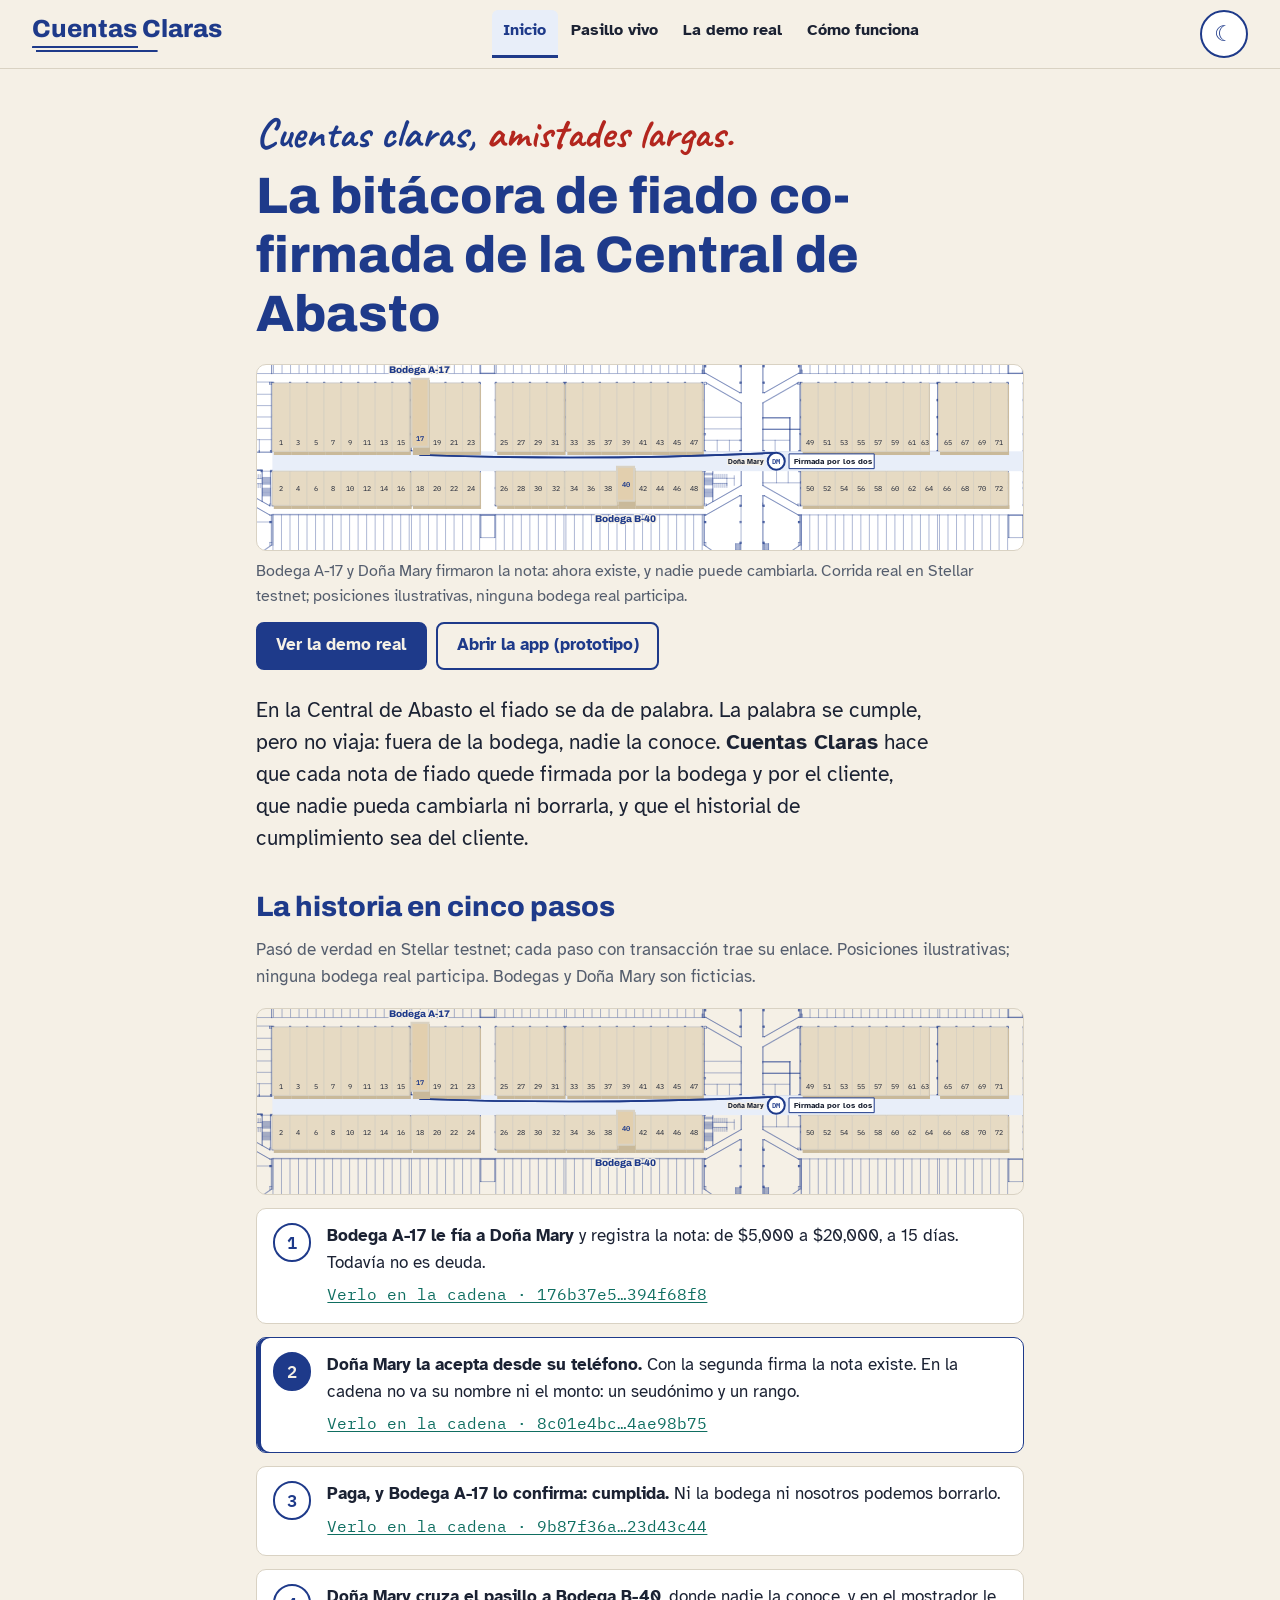
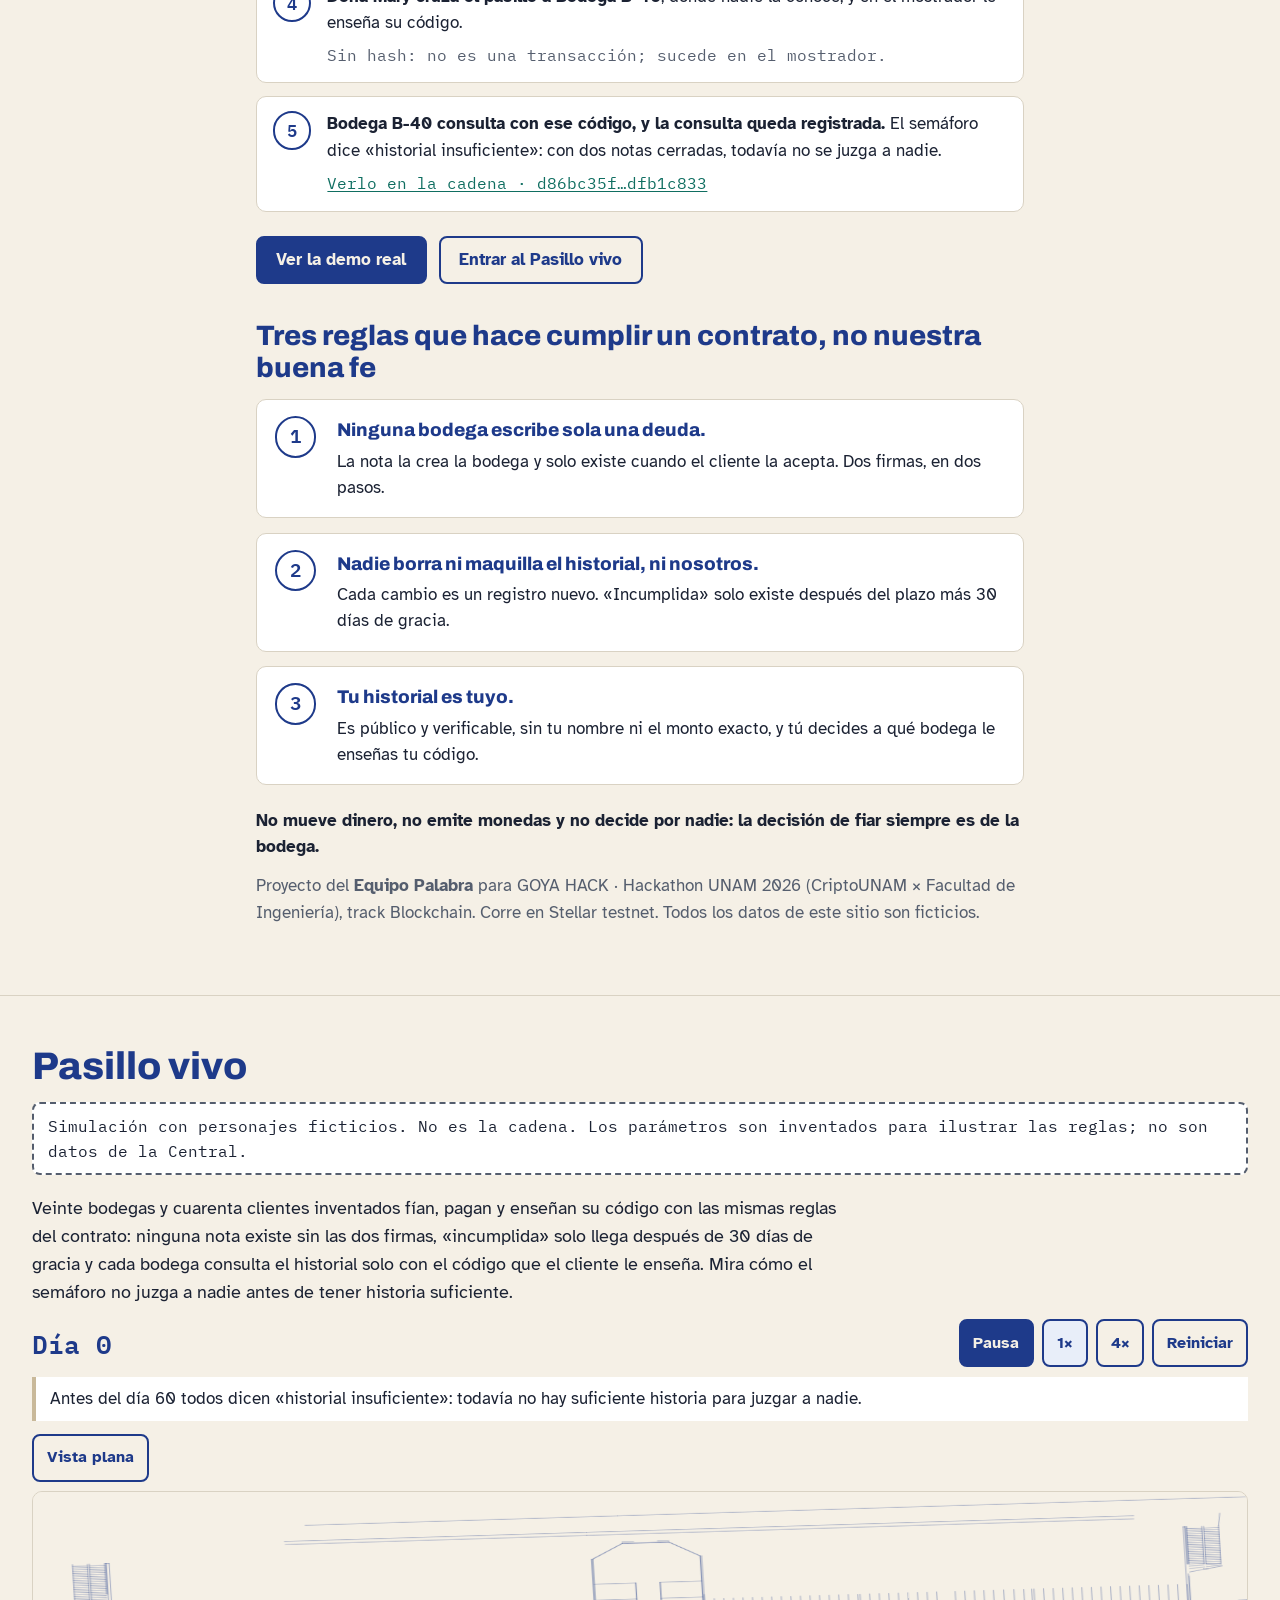
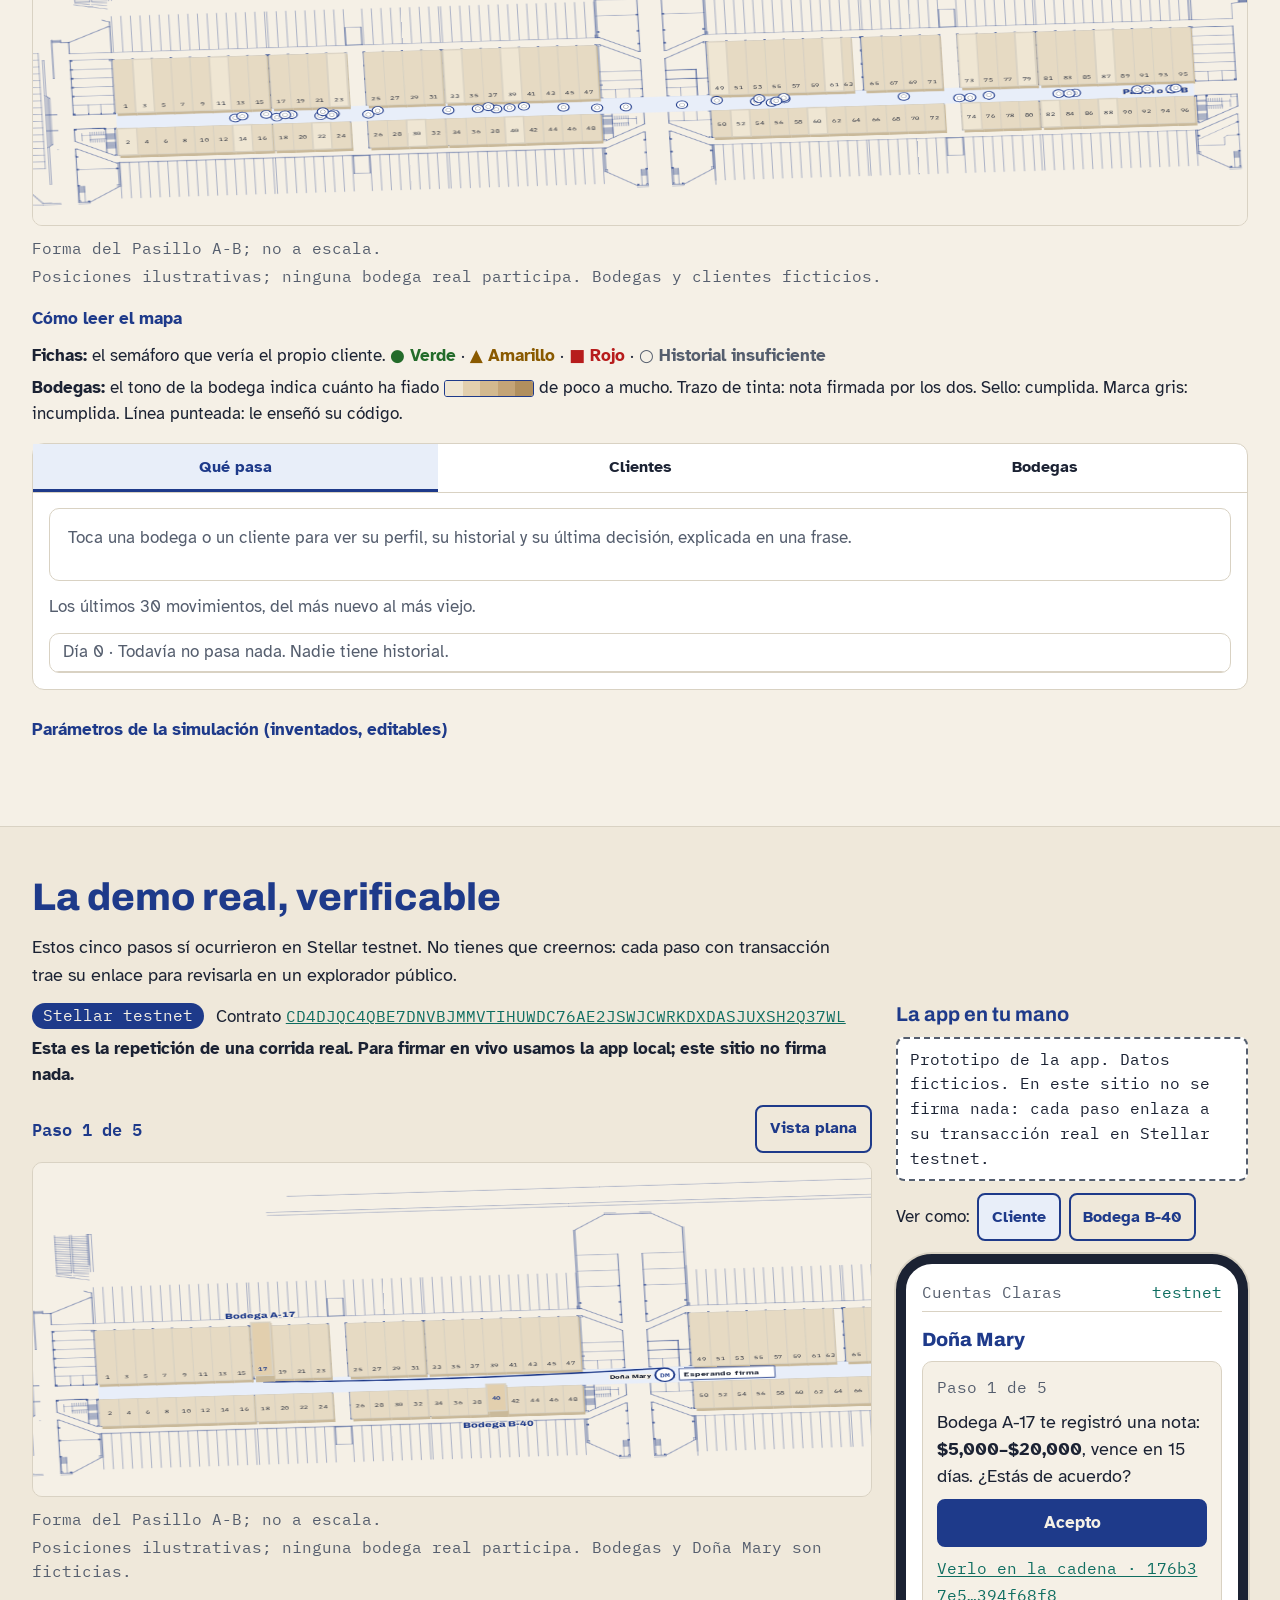
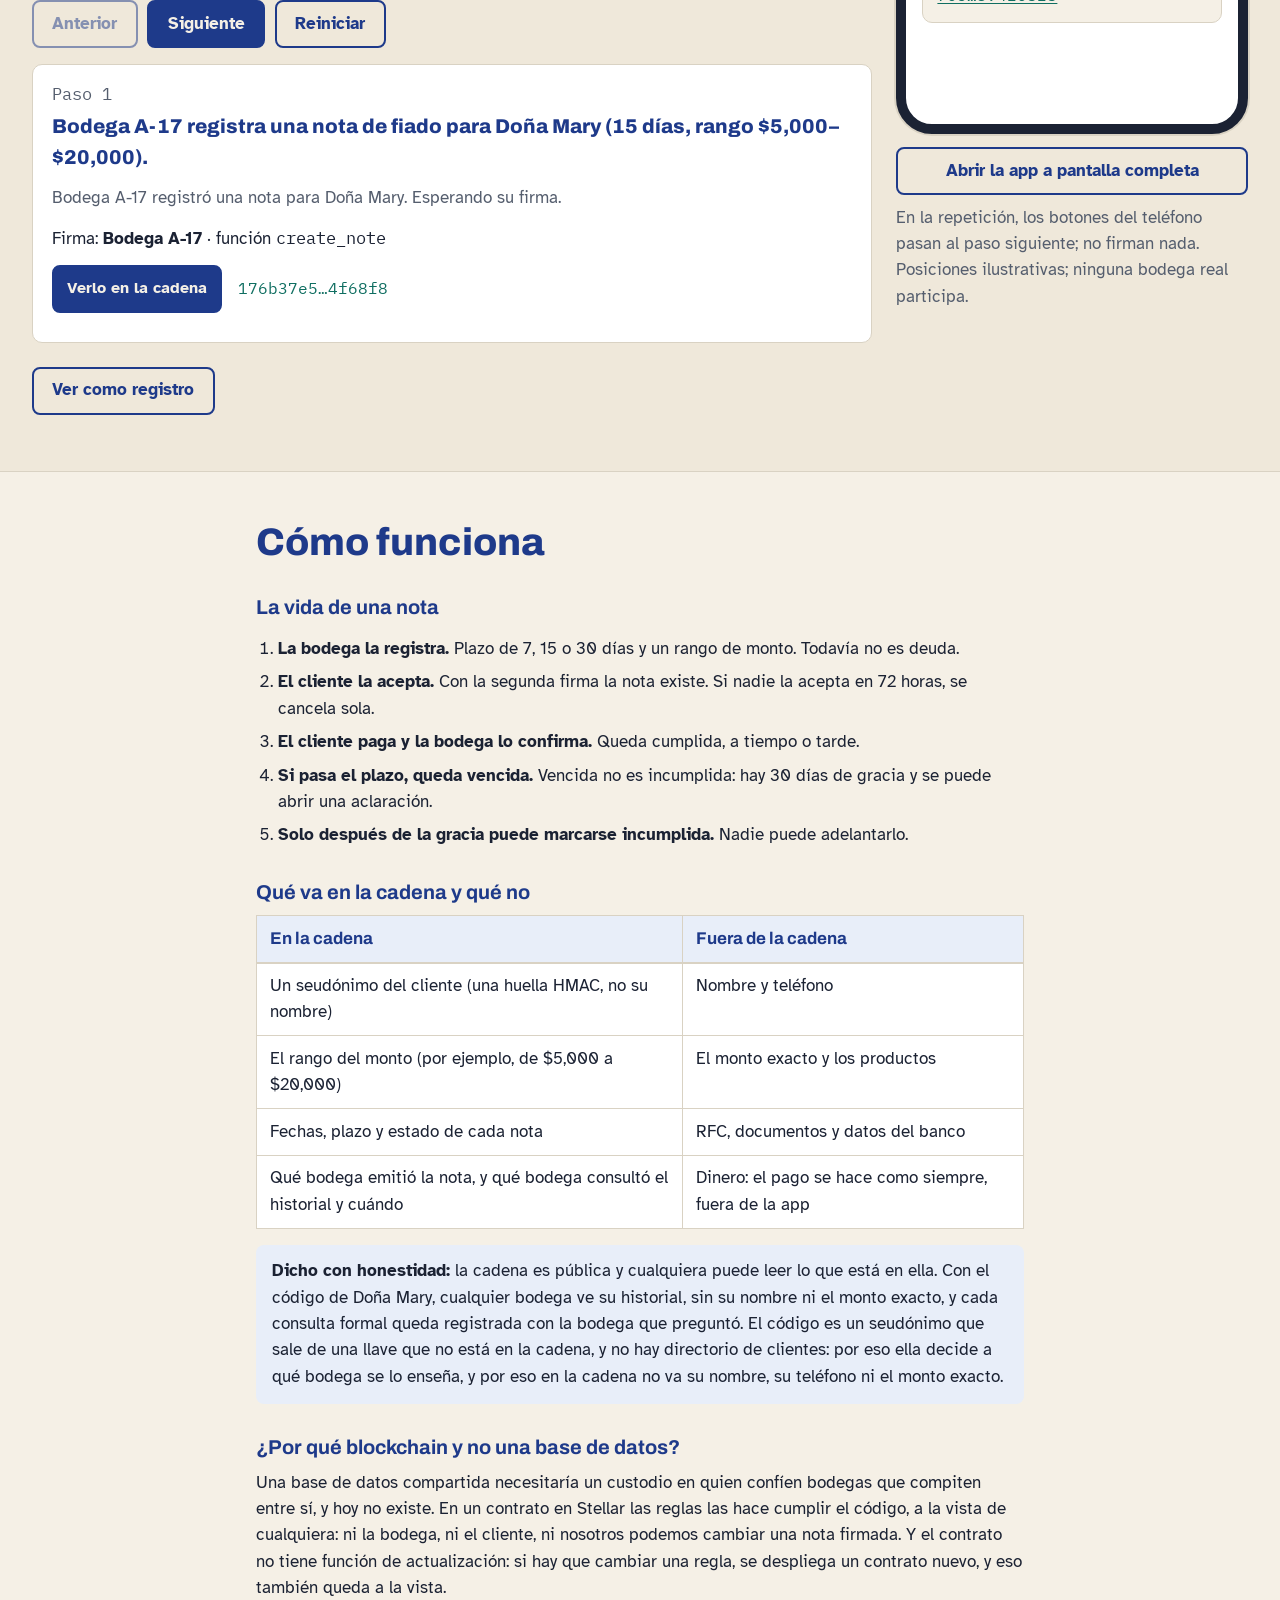
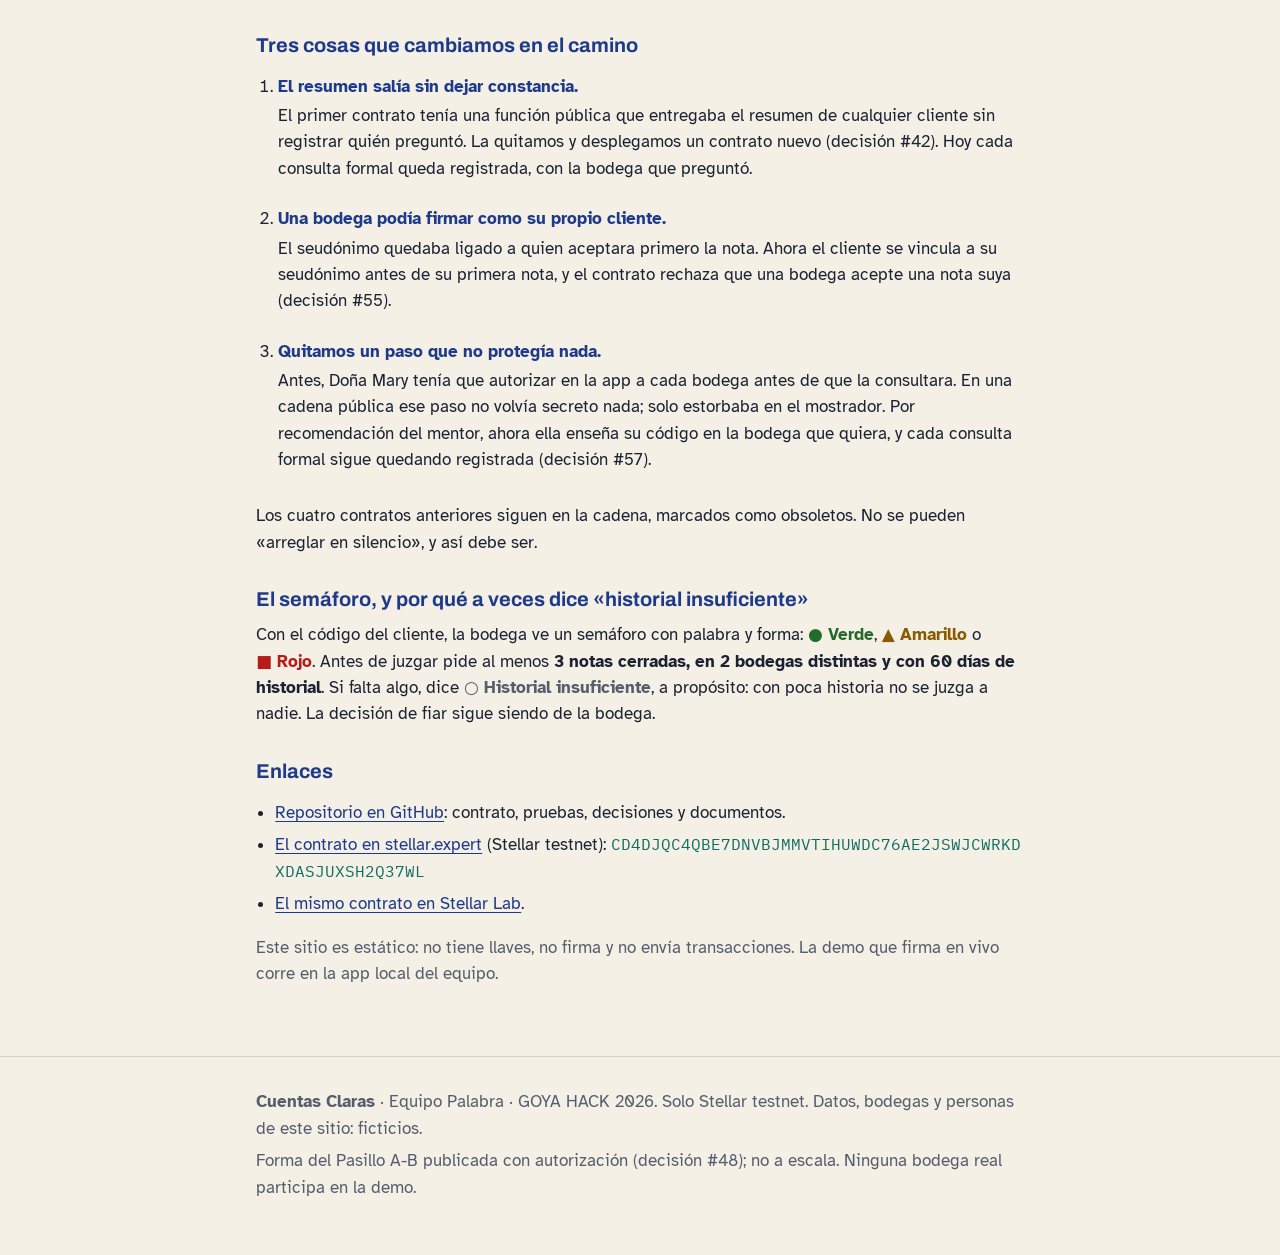
<file: web/index.html>
<!doctype html>
<html lang="es-MX">
<head>
  <meta charset="utf-8">
  <meta name="viewport" content="width=device-width, initial-scale=1">
  <title>Cuentas Claras · fiado de palabra, firmado por los dos</title>
  <meta name="description" content="Cuentas Claras: la bitácora de fiado co-firmada de la Central de Abasto, en Stellar testnet. Proyecto del Equipo Palabra para GOYA HACK 2026.">
  <meta name="theme-color" content="#1E3A8A">
  <meta name="color-scheme" content="light dark">
  <script src="tema-inicial.js"></script>
  <link rel="preconnect" href="https://fonts.googleapis.com">
  <link rel="preconnect" href="https://fonts.gstatic.com" crossorigin>
  <link rel="stylesheet" href="https://fonts.googleapis.com/css2?family=Archivo:wght@700;800&family=Atkinson+Hyperlegible:ital,wght@0,400;0,700;1,400&family=Caveat:wght@700&family=IBM+Plex+Mono:wght@400;600&display=swap">
  <link rel="stylesheet" href="estilos.css">
</head>
<body>
  <a class="saltar" href="#contenido">Saltar al contenido</a>
  <header class="encabezado">
    <div class="encabezado-dentro">
      <a class="marca" href="#inicio" aria-label="Cuentas Claras, inicio">
        <span class="logotipo">Cuentas Claras</span>
        <span class="trazos" aria-hidden="true"></span>
      </a>
      <button type="button" class="interruptor-tema" aria-pressed="false" aria-label="Tema oscuro" title="Tema oscuro">
        <span class="icono-tema" aria-hidden="true">☾</span>
      </button>
      <nav class="navegacion" aria-label="Secciones">
        <a href="#inicio" data-seccion="inicio">Inicio</a>
        <a href="#pasillo-vivo" data-seccion="pasillo-vivo">Pasillo vivo</a>
        <a href="#demo-real" data-seccion="demo-real">La demo real</a>
        <a href="#como-funciona" data-seccion="como-funciona">Cómo funciona</a>
      </nav>
    </div>
  </header>

  <main id="contenido" tabindex="-1">

    <!-- 1. Inicio -->
    <section id="inicio" class="seccion seccion-inicio" aria-labelledby="t-inicio">
      <div class="dentro">
        <p class="refran"><span class="refran-uno">Cuentas claras,</span> <span class="refran-dos">amistades largas.</span></p>
        <h1 id="t-inicio">La bitácora de fiado co-firmada de la Central de Abasto</h1>
        <figure class="portada-producto">
          <div id="portada-mapa" class="portada-mapa" aria-hidden="true"></div>
          <figcaption>Bodega A-17 y Doña Mary firmaron la nota: ahora existe, y nadie puede cambiarla. Corrida real en Stellar testnet; posiciones ilustrativas, ninguna bodega real participa.</figcaption>
          <p class="portada-accion"><a class="boton boton-primario" href="#demo-real">Ver la demo real</a> <a class="boton boton-secundario" href="app.html">Abrir la app (prototipo)</a></p>
        </figure>
        <p class="entrada">En la Central de Abasto el fiado se da de palabra. La palabra se cumple, pero no viaja: fuera de la bodega, nadie la conoce. <strong>Cuentas Claras</strong> hace que cada nota de fiado quede firmada por la bodega y por el cliente, que nadie pueda cambiarla ni borrarla, y que el historial de cumplimiento sea del cliente.</p>


        <section class="historia" aria-labelledby="t-historia">
          <h2 id="t-historia">La historia en cinco pasos</h2>
          <p class="apoyo">Pasó de verdad en Stellar testnet; cada paso con transacción trae su enlace. Posiciones ilustrativas; ninguna bodega real participa. Bodegas y Doña Mary son ficticias.</p>
          <div id="historia-mapa" class="historia-mapa" aria-hidden="true"></div>
          <ol class="historia-pasos">
            <li class="historia-paso" data-paso="1">
              <p class="historia-num" aria-hidden="true">1</p>
              <div>
                <p><strong>Bodega A-17 le fía a Doña Mary</strong> y registra la nota: de $5,000 a $20,000, a 15 días. Todavía no es deuda.</p>
                <p class="historia-cadena"><a class="hash" href="https://stellar.expert/explorer/testnet/tx/176b37e5fba26bc0993e1bfe758468d54f7423a74e88c8aea12aaa0d394f68f8" target="_blank" rel="noopener noreferrer">Verlo en la cadena · 176b37e5…394f68f8</a></p>
              </div>
            </li>
            <li class="historia-paso" data-paso="2">
              <p class="historia-num" aria-hidden="true">2</p>
              <div>
                <p><strong>Doña Mary la acepta desde su teléfono.</strong> Con la segunda firma la nota existe. En la cadena no va su nombre ni el monto: un seudónimo y un rango.</p>
                <p class="historia-cadena"><a class="hash" href="https://stellar.expert/explorer/testnet/tx/8c01e4bcaef1965ded6ed07404d542128c6d13267e860c58c26834ad4ae98b75" target="_blank" rel="noopener noreferrer">Verlo en la cadena · 8c01e4bc…4ae98b75</a></p>
              </div>
            </li>
            <li class="historia-paso" data-paso="3">
              <p class="historia-num" aria-hidden="true">3</p>
              <div>
                <p><strong>Paga, y Bodega A-17 lo confirma: cumplida.</strong> Ni la bodega ni nosotros podemos borrarlo.</p>
                <p class="historia-cadena"><a class="hash" href="https://stellar.expert/explorer/testnet/tx/9b87f36a4d3d2f283ebcc930ac4ac587a1ae10116e98615f8b1b43c123d43c44" target="_blank" rel="noopener noreferrer">Verlo en la cadena · 9b87f36a…23d43c44</a></p>
              </div>
            </li>
            <li class="historia-paso" data-paso="4">
              <p class="historia-num" aria-hidden="true">4</p>
              <div>
                <p><strong>Doña Mary cruza el pasillo a Bodega B-40</strong>, donde nadie la conoce, y en el mostrador le enseña su código.</p>
                <p class="historia-cadena tel-sin-hash">Sin hash: no es una transacción; sucede en el mostrador.</p>
              </div>
            </li>
            <li class="historia-paso" data-paso="5">
              <p class="historia-num" aria-hidden="true">5</p>
              <div>
                <p><strong>Bodega B-40 consulta con ese código, y la consulta queda registrada.</strong> El semáforo dice «historial insuficiente»: con dos notas cerradas, todavía no se juzga a nadie.</p>
                <p class="historia-cadena"><a class="hash" href="https://stellar.expert/explorer/testnet/tx/d86bc35f5e49dad92d095ab502bf3db3887f15ce59fbc2c5453eae47dfb1c833" target="_blank" rel="noopener noreferrer">Verlo en la cadena · d86bc35f…dfb1c833</a></p>
              </div>
            </li>
          </ol>
          <div class="llamadas">
            <a class="boton boton-primario" href="#demo-real">Ver la demo real</a>
            <a class="boton boton-secundario" href="#pasillo-vivo">Entrar al Pasillo vivo</a>
          </div>
        </section>

        <h2>Tres reglas que hace cumplir un contrato, no nuestra buena fe</h2>
        <ol class="reglas">
          <li class="regla">
            <span class="regla-num" aria-hidden="true">1</span>
            <div>
              <p class="regla-titulo">Ninguna bodega escribe sola una deuda.</p>
              <p>La nota la crea la bodega y solo existe cuando el cliente la acepta. Dos firmas, en dos pasos.</p>
            </div>
          </li>
          <li class="regla">
            <span class="regla-num" aria-hidden="true">2</span>
            <div>
              <p class="regla-titulo">Nadie borra ni maquilla el historial, ni nosotros.</p>
              <p>Cada cambio es un registro nuevo. «Incumplida» solo existe después del plazo más 30 días de gracia.</p>
            </div>
          </li>
          <li class="regla">
            <span class="regla-num" aria-hidden="true">3</span>
            <div>
              <p class="regla-titulo">Tu historial es tuyo.</p>
              <p>Es público y verificable, sin tu nombre ni el monto exacto, y tú decides a qué bodega le enseñas tu código.</p>
            </div>
          </li>
        </ol>

        <p class="no-es">No mueve dinero, no emite monedas y no decide por nadie: la decisión de fiar siempre es de la bodega.</p>

        <p class="pie-inicio">Proyecto del <strong>Equipo Palabra</strong> para GOYA HACK · Hackathon UNAM 2026 (CriptoUNAM × Facultad de Ingeniería), track Blockchain. Corre en Stellar testnet. Todos los datos de este sitio son ficticios.</p>
      </div>
    </section>

    <!-- 2. Pasillo vivo -->
    <section id="pasillo-vivo" class="seccion" aria-labelledby="t-pasillo">
      <div class="dentro dentro-ancho">
        <h2 id="t-pasillo" class="titulo-seccion">Pasillo vivo</h2>
        <p class="rotulo-simulacion" role="note">Simulación con personajes ficticios. No es la cadena. Los parámetros son inventados para ilustrar las reglas; no son datos de la Central.</p>
        <p class="entrada-seccion">Veinte bodegas y cuarenta clientes inventados fían, pagan y enseñan su código con las mismas reglas del contrato: ninguna nota existe sin las dos firmas, «incumplida» solo llega después de 30 días de gracia y cada bodega consulta el historial solo con el código que el cliente le enseña. Mira cómo el semáforo no juzga a nadie antes de tener historia suficiente.</p>
        <div id="montaje-pasillo" class="montaje">
          <p class="cargando">Preparando el pasillo…</p>
        </div>
      </div>
    </section>

    <!-- 3. La demo real, verificable -->
    <section id="demo-real" class="seccion seccion-alterna" aria-labelledby="t-demo">
      <div class="dentro dentro-ancho">
        <h2 id="t-demo" class="titulo-seccion">La demo real, verificable</h2>
        <p class="entrada-seccion">Estos cinco pasos sí ocurrieron en Stellar testnet. No tienes que creernos: cada paso con transacción trae su enlace para revisarla en un explorador público.</p>
        <div class="demo-rejilla">
          <div id="montaje-demo" class="montaje">
            <p class="cargando">Cargando la corrida real…</p>
            <noscript><p class="apoyo">El mapa necesita JavaScript. Los cinco pasos se leen completos en «La app en tu mano».</p></noscript>
          </div>

          <aside class="app-en-mano" aria-labelledby="t-app">
            <h3 id="t-app">La app en tu mano</h3>
            <p class="letrero-prototipo" role="note">Prototipo de la app. Datos ficticios. En este sitio no se firma nada: cada paso enlaza a su transacción real en Stellar testnet.</p>
            <div class="ver-como" role="group" aria-label="Ver como">
              <span>Ver como:</span>
              <button type="button" class="boton boton-secundario boton-chico" data-ver="cliente" aria-pressed="true">Cliente</button>
              <button type="button" class="boton boton-secundario boton-chico" data-ver="bodega" aria-pressed="false">Bodega B-40</button>
            </div>
            <div class="telefono">
              <p class="tel-barra"><span>Cuentas Claras</span><span class="tel-red">testnet</span></p>
              <div class="tel-vista" data-vista="cliente">
              <p class="tel-quien">Doña Mary</p>
              <ol class="tel-pantallas" aria-label="Pantallas de Doña Mary">
              <li class="tel-pantalla" data-paso="1">
                <p class="tel-paso">Paso 1 de 5</p>
                <p class="tel-aviso">Bodega A-17 te registró una nota: <strong>$5,000–$20,000</strong>, vence en 15 días. ¿Estás de acuerdo?</p>
                <p class="tel-acciones"><button type="button" class="boton boton-primario tel-avanza" data-a="2">Acepto</button></p>
                <p class="tel-cadena"><a class="hash" href="https://stellar.expert/explorer/testnet/tx/176b37e5fba26bc0993e1bfe758468d54f7423a74e88c8aea12aaa0d394f68f8" target="_blank" rel="noopener noreferrer" data-hash="176b37e5fba26bc0993e1bfe758468d54f7423a74e88c8aea12aaa0d394f68f8">Verlo en la cadena · 176b37e5…394f68f8</a></p>
              </li>
              <li class="tel-pantalla" data-paso="2">
                <p class="tel-paso">Paso 2 de 5</p>
                <p class="tel-titulo">Firmada por los dos</p>
                <p>Tu firma y la de Bodega A-17. Desde ahora nadie puede cambiar ni borrar esta nota, ni nosotros. En la cadena no va tu nombre ni el monto: un seudónimo y un rango.</p>
                <p class="tel-cadena"><a class="hash" href="https://stellar.expert/explorer/testnet/tx/8c01e4bcaef1965ded6ed07404d542128c6d13267e860c58c26834ad4ae98b75" target="_blank" rel="noopener noreferrer" data-hash="8c01e4bcaef1965ded6ed07404d542128c6d13267e860c58c26834ad4ae98b75">Verlo en la cadena · 8c01e4bc…4ae98b75</a></p>
              </li>
              <li class="tel-pantalla" data-paso="3">
                <p class="tel-paso">Paso 3 de 5</p>
                <p class="tel-sello" aria-label="Sello: cumplida">CUMPLIDA</p>
                <p class="tel-titulo">Cumpliste tu palabra: queda firmado a tu favor.</p>
                <p>Bodega A-17 confirmó tu pago.</p>
                <p class="tel-acciones"><button type="button" class="boton boton-secundario tel-avanza" data-a="4">Enseñar mi código en Bodega B-40</button></p>
                <p class="tel-cadena"><a class="hash" href="https://stellar.expert/explorer/testnet/tx/9b87f36a4d3d2f283ebcc930ac4ac587a1ae10116e98615f8b1b43c123d43c44" target="_blank" rel="noopener noreferrer" data-hash="9b87f36a4d3d2f283ebcc930ac4ac587a1ae10116e98615f8b1b43c123d43c44">Verlo en la cadena · 9b87f36a…23d43c44</a></p>
              </li>
              <li class="tel-pantalla" data-paso="4">
                <p class="tel-paso">Paso 4 de 5</p>
                <p class="tel-titulo">Enseñaste tu código a Bodega B-40.</p>
                <p class="tel-codigo mono">fe1b5cfb…</p>
                <p>Con él ve tu historial, sin tu nombre ni tus montos exactos. Tú decides a qué bodega se lo enseñas.</p>
                <p class="tel-sin-hash">Sin hash: no es una transacción; sucede en el mostrador.</p>
              </li>
              <li class="tel-pantalla" data-paso="5">
                <p class="tel-paso">Paso 5 de 5</p>
                <p class="tel-titulo">Bodega B-40 consultó tu historial. Quedó registrado.</p>
                <p>Cada consulta deja constancia en la cadena, con la bodega que preguntó.</p>
                <p class="tel-cadena"><a class="hash" href="https://stellar.expert/explorer/testnet/tx/d86bc35f5e49dad92d095ab502bf3db3887f15ce59fbc2c5453eae47dfb1c833" target="_blank" rel="noopener noreferrer" data-hash="d86bc35f5e49dad92d095ab502bf3db3887f15ce59fbc2c5453eae47dfb1c833">Verlo en la cadena · d86bc35f…dfb1c833</a></p>
              </li>
              </ol>
              </div>
              <div class="tel-vista" data-vista="bodega">
              <p class="tel-quien">Bodega B-40</p>
              <ol class="tel-pantallas" aria-label="Pantallas de Bodega B-40">
              <li class="tel-pantalla" data-paso="1">
                <p class="tel-paso">Paso 1 de 5</p>
                <p>Todavía nada para Bodega B-40: la nota es entre Bodega A-17 y Doña Mary.</p>
              </li>
              <li class="tel-pantalla" data-paso="2">
                <p class="tel-paso">Paso 2 de 5</p>
                <p>Bodega B-40 no conoce a Doña Mary ni ve su nota.</p>
              </li>
              <li class="tel-pantalla" data-paso="3">
                <p class="tel-paso">Paso 3 de 5</p>
                <p>Doña Mary cumplió con Bodega A-17. Bodega B-40 todavía no lo sabe.</p>
              </li>
              <li class="tel-pantalla" data-paso="4">
                <p class="tel-paso">Paso 4 de 5</p>
                <p class="tel-titulo">Doña Mary te enseñó su código.</p>
                <p class="tel-codigo mono">fe1b5cfb…</p>
                <p>Con él puedes consultar su historial, sin su nombre ni el monto exacto.</p>
                <p class="tel-sin-hash">Sin hash: no es una transacción; sucede en el mostrador.</p>
              </li>
              <li class="tel-pantalla" data-paso="5">
                <p class="tel-paso">Paso 5 de 5</p>
                <p class="tel-titulo">Historial de Doña Mary</p>
                <p class="sem sem-insuficiente tel-semaforo">○ Historial insuficiente</p>
                <ul class="condiciones">
                  <li>✗ <span class="lector">No se cumple: </span>3 notas cerradas (tiene 2)</li>
                  <li>✓ <span class="lector">Se cumple: </span>2 bodegas distintas (tiene 2)</li>
                  <li>✗ <span class="lector">No se cumple: </span>60 días de historial (sus notas son de esta semana)</li>
                </ul>
                <p>La decisión de fiar es tuya. Esta consulta quedó registrada en la cadena, con la bodega que preguntó.</p>
                <p class="tel-cadena"><a class="hash" href="https://stellar.expert/explorer/testnet/tx/d86bc35f5e49dad92d095ab502bf3db3887f15ce59fbc2c5453eae47dfb1c833" target="_blank" rel="noopener noreferrer" data-hash="d86bc35f5e49dad92d095ab502bf3db3887f15ce59fbc2c5453eae47dfb1c833">Verlo en la cadena · d86bc35f…dfb1c833</a></p>
              </li>
              </ol>
              </div>
            </div>
            <p class="tel-abrir"><a class="boton boton-secundario" href="app.html">Abrir la app a pantalla completa</a></p>
            <p class="tel-pie apoyo">En la repetición, los botones del teléfono pasan al paso siguiente; no firman nada. Posiciones ilustrativas; ninguna bodega real participa.</p>
          </aside>
        </div>
        <div class="registro-marco">
          <button type="button" class="boton boton-secundario ver-registro" aria-expanded="false" aria-controls="registro" hidden>Ver como registro</button>
          <div id="registro" class="registro">
            <table class="tabla registro-tabla">
              <caption>Los cinco pasos como renglones del libro: el seudónimo de Doña Mary (nunca su nombre), el rango, el hash y el sello.</caption>
              <thead><tr><th scope="col">Paso</th><th scope="col">Qué pasó</th><th scope="col">Seudónimo</th><th scope="col">Rango</th><th scope="col">Hash</th><th scope="col">Sello</th></tr></thead>
              <tbody>
              <tr data-paso="1"><td data-col="Paso" class="mono">1</td><td data-col="Qué pasó">Bodega A-17 registra la nota</td><td data-col="Seudónimo" class="hash">fe1b5cfb1b99ba1b…</td><td data-col="Rango">$5k–$20k</td><td data-col="Hash"><a class="hash" href="https://stellar.expert/explorer/testnet/tx/176b37e5fba26bc0993e1bfe758468d54f7423a74e88c8aea12aaa0d394f68f8" target="_blank" rel="noopener noreferrer">176b37e5…394f68f8</a></td><td data-col="Sello">—</td></tr>
              <tr data-paso="2"><td data-col="Paso" class="mono">2</td><td data-col="Qué pasó">Doña Mary la acepta</td><td data-col="Seudónimo" class="hash">fe1b5cfb1b99ba1b…</td><td data-col="Rango">$5k–$20k</td><td data-col="Hash"><a class="hash" href="https://stellar.expert/explorer/testnet/tx/8c01e4bcaef1965ded6ed07404d542128c6d13267e860c58c26834ad4ae98b75" target="_blank" rel="noopener noreferrer">8c01e4bc…4ae98b75</a></td><td data-col="Sello">—</td></tr>
              <tr data-paso="3"><td data-col="Paso" class="mono">3</td><td data-col="Qué pasó">Bodega A-17 confirma el pago</td><td data-col="Seudónimo" class="hash">fe1b5cfb1b99ba1b…</td><td data-col="Rango">$5k–$20k</td><td data-col="Hash"><a class="hash" href="https://stellar.expert/explorer/testnet/tx/9b87f36a4d3d2f283ebcc930ac4ac587a1ae10116e98615f8b1b43c123d43c44" target="_blank" rel="noopener noreferrer">9b87f36a…23d43c44</a></td><td data-col="Sello"><span class="registro-sello">CUMPLIDA</span></td></tr>
              <tr data-paso="4"><td data-col="Paso" class="mono">4</td><td data-col="Qué pasó">Doña Mary le enseña su código a Bodega B-40, en el mostrador</td><td data-col="Seudónimo" class="hash">fe1b5cfb1b99ba1b…</td><td data-col="Rango">—</td><td data-col="Hash"><span class="tel-sin-hash">sin transacción</span></td><td data-col="Sello">—</td></tr>
              <tr data-paso="5"><td data-col="Paso" class="mono">5</td><td data-col="Qué pasó">Bodega B-40 consulta con ese código</td><td data-col="Seudónimo" class="hash">fe1b5cfb1b99ba1b…</td><td data-col="Rango">máx. $5k–$20k</td><td data-col="Hash"><a class="hash" href="https://stellar.expert/explorer/testnet/tx/d86bc35f5e49dad92d095ab502bf3db3887f15ce59fbc2c5453eae47dfb1c833" target="_blank" rel="noopener noreferrer">d86bc35f…dfb1c833</a></td><td data-col="Sello">—</td></tr>
              </tbody>
            </table>
          </div>
        </div>
      </div>
    </section>

    <!-- 4. Cómo funciona -->
    <section id="como-funciona" class="seccion" aria-labelledby="t-como">
      <div class="dentro">
        <h2 id="t-como" class="titulo-seccion">Cómo funciona</h2>

        <h3>La vida de una nota</h3>
        <ol class="ciclo">
          <li><strong>La bodega la registra.</strong> Plazo de 7, 15 o 30 días y un rango de monto. Todavía no es deuda.</li>
          <li><strong>El cliente la acepta.</strong> Con la segunda firma la nota existe. Si nadie la acepta en 72 horas, se cancela sola.</li>
          <li><strong>El cliente paga y la bodega lo confirma.</strong> Queda cumplida, a tiempo o tarde.</li>
          <li><strong>Si pasa el plazo, queda vencida.</strong> Vencida no es incumplida: hay 30 días de gracia y se puede abrir una aclaración.</li>
          <li><strong>Solo después de la gracia puede marcarse incumplida.</strong> Nadie puede adelantarlo.</li>
        </ol>

        <h3>Qué va en la cadena y qué no</h3>
        <div class="tabla-marco">
          <table class="tabla">
            <caption class="lector">Qué datos se guardan en la cadena y cuáles se quedan fuera</caption>
            <thead>
              <tr><th scope="col">En la cadena</th><th scope="col">Fuera de la cadena</th></tr>
            </thead>
            <tbody>
              <tr><td>Un seudónimo del cliente (una huella HMAC, no su nombre)</td><td>Nombre y teléfono</td></tr>
              <tr><td>El rango del monto (por ejemplo, de $5,000 a $20,000)</td><td>El monto exacto y los productos</td></tr>
              <tr><td>Fechas, plazo y estado de cada nota</td><td>RFC, documentos y datos del banco</td></tr>
              <tr><td>Qué bodega emitió la nota, y qué bodega consultó el historial y cuándo</td><td>Dinero: el pago se hace como siempre, fuera de la app</td></tr>
            </tbody>
          </table>
        </div>
        <p class="honesto"><strong>Dicho con honestidad:</strong> la cadena es pública y cualquiera puede leer lo que está en ella. Con el código de Doña Mary, cualquier bodega ve su historial, sin su nombre ni el monto exacto, y cada consulta formal queda registrada con la bodega que preguntó. El código es un seudónimo que sale de una llave que no está en la cadena, y no hay directorio de clientes: por eso ella decide a qué bodega se lo enseña, y por eso en la cadena no va su nombre, su teléfono ni el monto exacto.</p>

        <h3>¿Por qué blockchain y no una base de datos?</h3>
        <p>Una base de datos compartida necesitaría un custodio en quien confíen bodegas que compiten entre sí, y hoy no existe. En un contrato en Stellar las reglas las hace cumplir el código, a la vista de cualquiera: ni la bodega, ni el cliente, ni nosotros podemos cambiar una nota firmada. Y el contrato no tiene función de actualización: si hay que cambiar una regla, se despliega un contrato nuevo, y eso también queda a la vista.</p>

        <h3>Tres cosas que cambiamos en el camino</h3>
        <ol class="huecos">
          <li>
            <p class="hueco-titulo">El resumen salía sin dejar constancia.</p>
            <p>El primer contrato tenía una función pública que entregaba el resumen de cualquier cliente sin registrar quién preguntó. La quitamos y desplegamos un contrato nuevo (decisión #42). Hoy cada consulta formal queda registrada, con la bodega que preguntó.</p>
          </li>
          <li>
            <p class="hueco-titulo">Una bodega podía firmar como su propio cliente.</p>
            <p>El seudónimo quedaba ligado a quien aceptara primero la nota. Ahora el cliente se vincula a su seudónimo antes de su primera nota, y el contrato rechaza que una bodega acepte una nota suya (decisión #55).</p>
          </li>
          <li>
            <p class="hueco-titulo">Quitamos un paso que no protegía nada.</p>
            <p>Antes, Doña Mary tenía que autorizar en la app a cada bodega antes de que la consultara. En una cadena pública ese paso no volvía secreto nada; solo estorbaba en el mostrador. Por recomendación del mentor, ahora ella enseña su código en la bodega que quiera, y cada consulta formal sigue quedando registrada (decisión #57).</p>
          </li>
        </ol>
        <p>Los cuatro contratos anteriores siguen en la cadena, marcados como obsoletos. No se pueden «arreglar en silencio», y así debe ser.</p>

        <h3>El semáforo, y por qué a veces dice «historial insuficiente»</h3>
        <p>Con el código del cliente, la bodega ve un semáforo con palabra y forma: <span class="sem sem-verde">● Verde</span>, <span class="sem sem-amarillo">▲ Amarillo</span> o <span class="sem sem-rojo">■ Rojo</span>. Antes de juzgar pide al menos <strong>3 notas cerradas, en 2 bodegas distintas y con 60 días de historial</strong>. Si falta algo, dice <span class="sem sem-insuficiente">○ Historial insuficiente</span>, a propósito: con poca historia no se juzga a nadie. La decisión de fiar sigue siendo de la bodega.</p>

        <h3>Enlaces</h3>
        <ul class="enlaces">
          <li><a href="https://github.com/jose2501106-IA/goyahack_cuentas-claras" target="_blank" rel="noopener noreferrer">Repositorio en GitHub</a>: contrato, pruebas, decisiones y documentos.</li>
          <li><a href="https://stellar.expert/explorer/testnet/contract/CD4DJQC4QBE7DNVBJMMVTIHUWDC76AE2JSWJCWRKDXDASJUXSH2Q37WL" target="_blank" rel="noopener noreferrer">El contrato en stellar.expert</a> (Stellar testnet): <code class="id-contrato hash">CD4DJQC4QBE7DNVBJMMVTIHUWDC76AE2JSWJCWRKDXDASJUXSH2Q37WL</code></li>
          <li><a href="https://lab.stellar.org/r/testnet/contract/CD4DJQC4QBE7DNVBJMMVTIHUWDC76AE2JSWJCWRKDXDASJUXSH2Q37WL" target="_blank" rel="noopener noreferrer">El mismo contrato en Stellar Lab</a>.</li>
        </ul>
        <p class="apoyo">Este sitio es estático: no tiene llaves, no firma y no envía transacciones. La demo que firma en vivo corre en la app local del equipo.</p>
      </div>
    </section>
  </main>

  <footer class="pie">
    <div class="dentro">
      <p><strong>Cuentas Claras</strong> · Equipo Palabra · GOYA HACK 2026. Solo Stellar testnet. Datos, bodegas y personas de este sitio: ficticios.</p>
      <p>Forma del Pasillo A-B publicada con autorización (decisión #48); no a escala. Ninguna bodega real participa en la demo.</p>
    </div>
  </footer>

  <script src="app.js"></script>
  <script src="datos/pasillo-a-b.js"></script>
  <script src="datos/repeticion.js"></script>
  <script src="gemelo.js"></script>
  <script src="repeticion.js"></script>
  <script src="portada.js"></script>
  <script src="simulacion/motor.js"></script>
  <script src="simulacion/agentes.js"></script>
  <script src="simulacion/vista.js"></script>
</body>
</html>
</file>
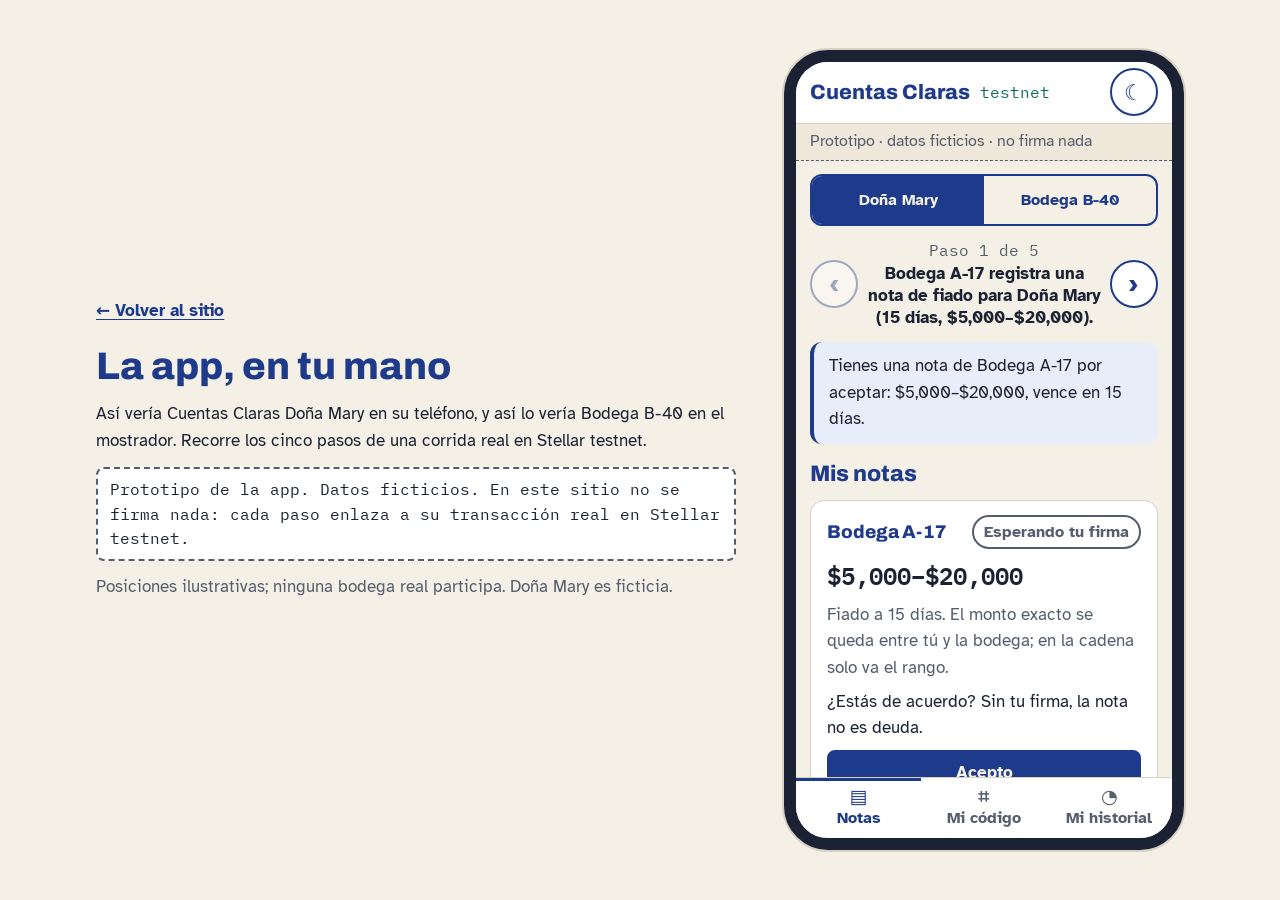
<file: web/app.html>
<!doctype html>
<html lang="es-MX">
<head>
  <meta charset="utf-8">
  <meta name="viewport" content="width=device-width, initial-scale=1, viewport-fit=cover">
  <title>Cuentas Claras · la app (prototipo)</title>
  <meta name="description" content="Prototipo de la app de Cuentas Claras para celular: la nota firmada por los dos, tu historial y tu código. Recorre una corrida real en Stellar testnet; no firma nada.">
  <meta name="theme-color" content="#1E3A8A">
  <meta name="color-scheme" content="light dark">
  <script src="tema-inicial.js"></script>
  <link rel="preconnect" href="https://fonts.googleapis.com">
  <link rel="preconnect" href="https://fonts.gstatic.com" crossorigin>
  <link rel="stylesheet" href="https://fonts.googleapis.com/css2?family=Archivo:wght@700;800&family=Atkinson+Hyperlegible:ital,wght@0,400;0,700;1,400&family=Caveat:wght@700&family=IBM+Plex+Mono:wght@400;600&display=swap">
  <link rel="stylesheet" href="estilos.css">
  <link rel="stylesheet" href="app-movil.css">
</head>
<body class="pagina-app">
  <div class="app-escritorio">
    <aside class="app-contexto">
      <a class="app-volver" href="index.html#demo-real">← Volver al sitio</a>
      <h1>La app, en tu mano</h1>
      <p>Así vería Cuentas Claras Doña Mary en su teléfono, y así lo vería Bodega B-40 en el mostrador. Recorre los cinco pasos de una corrida real en Stellar testnet.</p>
      <p class="letrero-prototipo" role="note">Prototipo de la app. Datos ficticios. En este sitio no se firma nada: cada paso enlaza a su transacción real en Stellar testnet.</p>
      <p class="apoyo">Posiciones ilustrativas; ninguna bodega real participa. Doña Mary es ficticia.</p>
    </aside>

    <main id="app" class="app" aria-labelledby="app-titulo">
      <header class="app-barra">
        <p id="app-titulo" class="app-logo">Cuentas Claras</p>
        <span class="app-red">testnet</span>
        <button type="button" class="interruptor-tema" aria-pressed="false" aria-label="Tema oscuro" title="Tema oscuro">
          <span class="icono-tema" aria-hidden="true">☾</span>
        </button>
      </header>
      <p class="app-prototipo">Prototipo · datos ficticios · no firma nada</p>

      <noscript>
        <div class="app-sin-js">
          <p>Este prototipo necesita JavaScript para cambiar de pantalla.</p>
          <p>Los cinco pasos, con sus comprobantes, se leen completos en <a href="index.html#demo-real">La demo real</a>.</p>
        </div>
      </noscript>
      <div id="app-montaje" class="app-montaje"></div>
    </main>
  </div>

  <script src="app.js"></script>
  <script src="datos/repeticion.js"></script>
  <script src="app-movil.js"></script>
</body>
</html>
</file>
<file: web/estilos.css>
/* Cuentas Claras · sitio público. Paleta «Tinta y Sello» (docs/identidad-visual.md). */
/* Tema dual (docs/diseno-web-movil.md §1, decisión #52): «Papel y cadena» (claro) y
   «Cempasúchil» (oscuro). Por defecto sigue a prefers-color-scheme; el interruptor fija
   html[data-tema]. Solo cambian estos tokens, nunca el HTML. Sentido de cada color:
   texto = lo humano; firma = lo que hacen las personas; hash = lo que vive en la cadena;
   sello = la palabra cumplida (un uso por pantalla). El semáforo, solo en el semáforo.
   web/pruebas/tema.test.js mide el contraste de cada par de tokens de los dos temas y
   comprueba que el bloque oscuro de la media query sea igual a html[data-tema="oscuro"]. */
:root {
  --f-titulo: 'Archivo', 'Helvetica Neue', Arial, system-ui, sans-serif;
  --f-texto: 'Atkinson Hyperlegible', system-ui, -apple-system, 'Segoe UI', Roboto, Arial, sans-serif;
  --f-mono: 'IBM Plex Mono', ui-monospace, SFMono-Regular, Menlo, Consolas, monospace;
  --f-firma: 'Caveat', 'Segoe Script', cursive;
  --alto-encabezado: 4.25rem;
}

/* tema:claro */
:root, html[data-tema="claro"] {
  --fondo: #F5F0E6;
  --fondo-alterno: #EFE8DA;
  --superficie: #FFFFFF;
  --borde: #D9D2C3;
  --texto: #1B2233;
  --texto-2: #555E6E;
  --firma: #1E3A8A;
  --firma-hover: #172E6E;
  --sobre-firma: #F5F0E6;
  --hash: #0F6E61;
  --sello: #B3261E;
  --resalte: #E8EEF9;
  --bodega: #E6DAC3;
  --bodega-borde: #D9D2C3;
  --bodega-cara: #C9B99A;
  --bodega-marcada: #E2CFAE;
  --sin-permiso: #D6D3CD;
  --sin-permiso-cara: #B9B5AD;
  --noche: #E6DFD0;
  --plano: #1E3A8A;
  --tono-0: #EFE6D3;
  --tono-1: #E2CFAE;
  --tono-2: #D2B98F;
  --tono-3: #C3A477;
  --tono-4: #B08F5E;
  --sem-verde: #236B2A;
  --sem-ambar: #8A5A00;
  --sem-rojo: #B71C1C;
  color-scheme: light;
}

/* tema:oscuro-sistema */
@media (prefers-color-scheme: dark) {
  html:not([data-tema="claro"]) {
    --fondo: #15101F;
    --fondo-alterno: #1A1427;
    --superficie: #1F1830;
    --borde: #3A2F52;
    --texto: #F7F1E8;
    --texto-2: #B8AFC6;
    --firma: #FF9A3C;
    --firma-hover: #FFB066;
    --sobre-firma: #15101F;
    --hash: #45D6D2;
    --sello: #F0508F;
    --resalte: #2A2140;
    --bodega: #2A2140;
    --bodega-borde: #3A2F52;
    --bodega-cara: #120D1C;
    --bodega-marcada: #3D2F55;
    --sin-permiso: #2E2B36;
    --sin-permiso-cara: #1C1A22;
    --noche: #0F0B17;
    --plano: #B8AFC6;
    --tono-0: #2A2140;
    --tono-1: #3E2B48;
    --tono-2: #5A3548;
    --tono-3: #804A3E;
    --tono-4: #A86232;
    --sem-verde: #3FD08A;
    --sem-ambar: #F2C14E;
    --sem-rojo: #FF6B6B;
    color-scheme: dark;
  }
}

/* tema:oscuro */
html[data-tema="oscuro"] {
  --fondo: #15101F;
  --fondo-alterno: #1A1427;
  --superficie: #1F1830;
  --borde: #3A2F52;
  --texto: #F7F1E8;
  --texto-2: #B8AFC6;
  --firma: #FF9A3C;
  --firma-hover: #FFB066;
  --sobre-firma: #15101F;
  --hash: #45D6D2;
  --sello: #F0508F;
  --resalte: #2A2140;
  --bodega: #2A2140;
  --bodega-borde: #3A2F52;
  --bodega-cara: #120D1C;
  --bodega-marcada: #3D2F55;
  --sin-permiso: #2E2B36;
  --sin-permiso-cara: #1C1A22;
  --noche: #0F0B17;
  --plano: #B8AFC6;
  --tono-0: #2A2140;
  --tono-1: #3E2B48;
  --tono-2: #5A3548;
  --tono-3: #804A3E;
  --tono-4: #A86232;
  --sem-verde: #3FD08A;
  --sem-ambar: #F2C14E;
  --sem-rojo: #FF6B6B;
  color-scheme: dark;
}

*, *::before, *::after { box-sizing: border-box; }

html { font-size: 100%; scroll-behavior: smooth; scroll-padding-top: calc(var(--alto-encabezado) + 0.5rem); }
body {
  margin: 0;
  background: var(--fondo);
  color: var(--texto);
  font-family: var(--f-texto);
  font-size: 1.0625rem; /* 17 px */
  line-height: 1.55;
  overflow-x: hidden;
}

h1, h2, h3 { font-family: var(--f-titulo); color: var(--firma); line-height: 1.15; }
h1 { font-size: clamp(1.9rem, 5vw, 3.2rem); font-weight: 800; margin: 0 0 1.25rem; max-width: 22ch; }
h2 { font-size: clamp(1.35rem, 3vw, 1.75rem); font-weight: 800; margin: 2.25rem 0 0.9rem; }
h3 { font-size: 1.25rem; font-weight: 700; margin: 2rem 0 0.7rem; }
p { margin: 0 0 0.8rem; }
a { color: var(--firma); text-underline-offset: 0.15em; }
a:focus-visible, button:focus-visible, input:focus-visible, select:focus-visible, [tabindex]:focus-visible {
  outline: 3px solid var(--firma);
  outline-offset: 2px;
}
code, .mono { font-family: var(--f-mono); }
.lector { position: absolute; width: 1px; height: 1px; overflow: hidden; clip: rect(0 0 0 0); white-space: nowrap; }
.apoyo { color: var(--texto-2); }
.cargando { color: var(--texto-2); font-style: italic; }

.saltar { position: absolute; left: 0.5rem; top: -3rem; z-index: 20; background: var(--firma); color: var(--sobre-firma); padding: 0.5rem 0.8rem; border-radius: 6px; }
.saltar:focus { top: 0.5rem; }

/* ---------- Encabezado ---------- */
.encabezado {
  position: sticky; top: 0; z-index: 10;
  background: var(--fondo);
  border-bottom: 1px solid var(--borde);
}
.encabezado-dentro {
  max-width: 78rem; margin: 0 auto; padding: 0.55rem 1rem;
  display: flex; flex-wrap: wrap; align-items: center; justify-content: space-between; gap: 0.4rem 1.5rem;
  min-height: var(--alto-encabezado);
}
.marca { display: inline-flex; flex-direction: column; text-decoration: none; }
.logotipo { font-family: var(--f-titulo); font-weight: 800; font-size: 1.55rem; color: var(--firma); line-height: 1.1; }
/* Dos trazos de bolígrafo: las dos firmas */
.trazos {
  display: block; width: 9.5rem; height: 8px;
  background:
    linear-gradient(var(--firma), var(--firma)) left 0 top 1px / 70% 2px no-repeat,
    linear-gradient(var(--firma), var(--firma)) left 12% top 5px / 80% 2px no-repeat;
  border-radius: 2px; margin-top: 3px;
}
.navegacion { display: flex; flex-wrap: wrap; gap: 0.15rem; }
.navegacion a {
  display: inline-block; padding: 0.45rem 0.7rem; min-height: 48px; line-height: 1.7;
  color: var(--texto); text-decoration: none; font-weight: 700; font-size: 1rem;
  border-bottom: 3px solid transparent; border-radius: 6px 6px 0 0;
}
.navegacion a:hover { background: var(--resalte); }
.navegacion a[aria-current="true"] { color: var(--firma); border-bottom-color: var(--firma); background: var(--resalte); }

/* ---------- Secciones ---------- */
main:focus { outline: none; }
.seccion { padding: 3rem 0 3.5rem; border-bottom: 1px solid var(--borde); }
.seccion-alterna { background: var(--fondo-alterno); }
.dentro { max-width: 50rem; margin: 0 auto; padding: 0 1rem; }
.dentro-ancho { max-width: 78rem; }
.titulo-seccion { margin-top: 0; font-size: clamp(1.7rem, 4vw, 2.4rem); }
.montaje { min-height: 8rem; }
.entrada-seccion { font-size: 1.125rem; max-width: 52rem; }

/* ---------- Inicio ---------- */
.seccion-inicio { padding-top: 2.5rem; }
.refran { font-family: var(--f-firma); font-weight: 700; font-size: clamp(1.9rem, 5vw, 2.6rem); color: var(--firma); margin: 0 0 0.5rem; line-height: 1.2; }
.refran-dos { color: var(--sello); }
.entrada { font-size: clamp(1.125rem, 2.2vw, 1.3rem); max-width: 42rem; }
.reglas { list-style: none; padding: 0; margin: 0; display: grid; gap: 0.9rem; }
.regla {
  display: grid; grid-template-columns: 3rem 1fr; gap: 0.9rem; align-items: start;
  background: var(--superficie); border: 1px solid var(--borde); border-radius: 10px; padding: 1rem 1.1rem;
}
.regla p { margin: 0; }
.regla-num {
  display: grid; place-items: center; width: 2.6rem; height: 2.6rem; border-radius: 50%;
  border: 2px solid var(--firma); color: var(--firma); font-family: var(--f-mono); font-weight: 600; font-size: 1.2rem;
}
.regla-titulo { font-family: var(--f-titulo); font-weight: 800; font-size: 1.15rem; color: var(--firma); margin-bottom: 0.25rem !important; }
.no-es { margin-top: 1.4rem; font-weight: 700; }
.llamadas { display: flex; flex-wrap: wrap; gap: 0.75rem; margin: 1.5rem 0; }
.pie-inicio { color: var(--texto-2); }

/* ---------- Botones ---------- */
.boton {
  display: inline-flex; align-items: center; justify-content: center; gap: 0.4rem;
  min-height: 48px; padding: 0.6rem 1.15rem; border-radius: 8px;
  font: 700 1.0625rem/1.2 var(--f-texto); text-decoration: none; cursor: pointer;
  border: 2px solid var(--firma);
}
.boton-primario { background: var(--firma); color: var(--sobre-firma); }
.boton-primario:hover { background: var(--firma-hover); }
.boton-secundario { background: transparent; color: var(--firma); }
.boton-secundario:hover { background: var(--resalte); }
.boton:disabled { opacity: 0.5; cursor: not-allowed; }
.boton-chico { min-height: 48px; padding: 0.35rem 0.8rem; font-size: 1rem; }
.boton[aria-pressed="true"] { background: var(--resalte); }

/* ---------- Rótulo de simulación (fijo) ---------- */
.rotulo-simulacion {
  font-family: var(--f-mono); font-size: 1rem; color: var(--texto);
  background: var(--superficie); border: 2px dashed var(--texto-2); border-radius: 8px;
  padding: 0.6rem 0.9rem; margin-bottom: 1.25rem;
}

/* ---------- Cómo funciona ---------- */
.ciclo { padding-left: 1.4rem; display: grid; gap: 0.45rem; }
.tabla-marco { overflow-x: auto; }
.tabla { border-collapse: collapse; width: 100%; background: var(--superficie); }
.tabla th, .tabla td { text-align: left; padding: 0.6rem 0.8rem; border: 1px solid var(--borde); vertical-align: top; }
.tabla th { font-family: var(--f-titulo); color: var(--firma); background: var(--resalte); }
.honesto { margin-top: 1rem; background: var(--resalte); border-radius: 8px; padding: 0.85rem 1rem; }
.huecos { padding-left: 1.4rem; display: grid; gap: 0.7rem; }
.hueco-titulo { font-weight: 700; color: var(--firma); margin-bottom: 0.2rem; }
.enlaces { padding-left: 1.2rem; display: grid; gap: 0.4rem; }
.id-contrato { font-size: 1rem; word-break: break-all; }

/* Semáforo: siempre con palabra y forma */
.sem { font-weight: 700; white-space: nowrap; }
.sem-verde { color: var(--sem-verde); }
.sem-amarillo { color: var(--sem-ambar); }
.sem-rojo { color: var(--sem-rojo); }
.sem-insuficiente { color: var(--texto-2); }

/* ---------- Pie ---------- */
.pie { padding: 2rem 0 3rem; color: var(--texto-2); }
.pie p { margin-bottom: 0.4rem; }

/* ---------- Pantallas chicas ---------- */
@media (max-width: 640px) {
  :root { --alto-encabezado: 8rem; }
  .encabezado-dentro { padding: 0.45rem 0.75rem; }
  .logotipo { font-size: 1.35rem; }
  .navegacion { width: 100%; display: grid; grid-template-columns: 1fr 1fr; gap: 0; }
  .navegacion a { padding: 0.2rem 0.3rem; min-height: 48px; font-size: 1rem; text-align: center; white-space: nowrap; }
  .regla { grid-template-columns: 2.6rem 1fr; padding: 0.85rem; }
  .llamadas .boton { width: 100%; }
  .seccion { padding: 2.25rem 0 2.75rem; }
}

/* ---------- Proyector ---------- */
@media (min-width: 1600px) {
  body { font-size: 1.1875rem; }
  .dentro { max-width: 56rem; }
  .dentro-ancho, .encabezado-dentro { max-width: 96rem; }
}

@media (prefers-reduced-motion: reduce) {
  html { scroll-behavior: auto; }
  *, *::before, *::after { animation-duration: 0.01ms !important; animation-iteration-count: 1 !important; transition-duration: 0.01ms !important; }
}

/* ---------- Gemelo digital del Pasillo A-B (igual que la portada de la app local) ---------- */
.gemelo { display: grid; gap: 0.6rem; }
.gemelo-barra { display: flex; flex-wrap: wrap; justify-content: space-between; align-items: center; gap: 0.5rem; }
.maqueta-marco { overflow-x: auto; overflow-y: hidden; background: var(--fondo); border: 1px solid var(--borde); border-radius: 10px; }
/* El SVG está en unidades del plano (una bodega mide ~6): letras y trazos se dan en esas unidades. */
.maqueta {
  min-width: 96rem; padding: 0.5rem 1rem;
  transform: rotateX(46deg) rotateZ(-2.5deg) scale(0.97);
  transform-origin: 50% 50%;
  margin-block: -4.5rem;
  transition: transform 600ms ease, margin 600ms ease;
}
.maqueta.plana { transform: none; margin-block: 0; }
.pasillo-svg { display: block; width: 100%; height: auto; overflow: visible; }

.plano-trazos { fill: none; stroke: var(--plano); stroke-opacity: 0.45; stroke-width: 0.8px; vector-effect: non-scaling-stroke; stroke-linecap: round; }
.corredor { fill: var(--resalte); }
.corredor-rotulo { font-family: var(--f-titulo); font-weight: 800; font-size: 3.2px; fill: var(--firma); letter-spacing: 0.08em; }
.bodega-tapa { fill: var(--bodega); stroke: var(--bodega-borde); stroke-width: 1px; vector-effect: non-scaling-stroke; }
.bodega-cara { fill: var(--bodega-cara); }
.bodega-num { font-family: var(--f-mono); font-size: 2.3px; fill: var(--texto); }
.bodega-marcada .bodega-tapa { stroke-width: 2px; fill: var(--bodega-marcada); }
.bodega-marcada .bodega-num { font-weight: 600; fill: var(--firma); }
.bodega-etiqueta, .ficha .ficha-nombre, .corredor-rotulo, .puente-texto {
  paint-order: stroke; stroke: var(--fondo); stroke-width: 0.9px; stroke-linejoin: round;
}
.bodega-etiqueta { font-family: var(--f-titulo); font-weight: 800; font-size: 3.4px; fill: var(--firma); }

.ficha circle { fill: var(--superficie); stroke: var(--firma); stroke-width: 2px; vector-effect: non-scaling-stroke; }
.ficha-iniciales { font-family: var(--f-mono); font-weight: 600; font-size: 2.5px; fill: var(--firma); }
.ficha .ficha-nombre { font-family: var(--f-texto); font-weight: 700; font-size: 2.6px; fill: var(--texto); }

.trazo, .pulso { fill: none; stroke: var(--firma); stroke-width: 0.6px; stroke-linecap: round; }
.pulso { stroke-width: 0.45px; }
.dibujar { stroke-dasharray: 1; stroke-dashoffset: 1; animation: dibujar 900ms ease-out forwards; }
.dibujar-despues { animation-delay: 900ms; }
.puente-linea { fill: none; stroke: var(--firma); stroke-width: 0.55px; stroke-dasharray: 1.4 1.1; }
.puente-texto { font-family: var(--f-mono); font-size: 2.3px; fill: var(--firma); }
.papelito rect { fill: var(--superficie); stroke: var(--firma); stroke-width: 1px; vector-effect: non-scaling-stroke; }
.papelito text { font-family: var(--f-texto); font-weight: 700; font-size: 2.8px; fill: var(--texto); }
.aparecer { animation: aparecer 500ms ease-out both; }
.sello-mapa rect { fill: var(--fondo); fill-opacity: 0.85; stroke: var(--sello); stroke-width: 2.5px; vector-effect: non-scaling-stroke; }
.sello-mapa text { fill: var(--sello); }
.sello-mapa-palabra { font-family: var(--f-titulo); font-weight: 800; font-size: 3.3px; letter-spacing: 0.08em; }
.sello-mapa-fecha { font-family: var(--f-mono); font-size: 2px; }
.sello-mapa { transform: rotate(-12deg); }
.sello-mapa.caer { animation: caer 600ms cubic-bezier(.3, 1.4, .5, 1) both; }

@keyframes dibujar { to { stroke-dashoffset: 0; } }
@keyframes aparecer { from { opacity: 0; } to { opacity: 1; } }
@keyframes caer {
  from { opacity: 0; transform: translateY(-7px) rotate(-22deg) scale(1.3); }
  to { opacity: 1; transform: translateY(0) rotate(-12deg) scale(1); }
}

.rotulos-mapa { margin: 0; display: flex; flex-wrap: wrap; gap: 0.2rem 1.5rem; font-family: var(--f-mono); font-size: 1rem; color: var(--texto-2); }

@media (prefers-reduced-motion: reduce) {
  .maqueta, .dibujar, .aparecer, .sello-mapa.caer { animation: none !important; transition: none !important; }
  .dibujar { stroke-dashoffset: 0; }
}

/* ---------- La demo real, verificable ---------- */
.encabezado-demo { margin-bottom: 1rem; }
.encabezado-demo p { margin-bottom: 0.4rem; }
.etiqueta-red { display: inline-block; font-family: var(--f-mono); font-size: 1rem; background: var(--firma); color: var(--sobre-firma); border-radius: 999px; padding: 0.05rem 0.7rem; margin-right: 0.4rem; }
.aclaracion { font-weight: 700; }
.paso-contador { margin: 0; color: var(--firma); font-weight: 600; }
.controles-demo { display: flex; flex-wrap: wrap; gap: 0.6rem; margin: 1rem 0; }
.paso-tarjeta { background: var(--superficie); border: 1px solid var(--borde); border-radius: 10px; padding: 1rem 1.2rem; min-height: 9rem; }
.paso-num { color: var(--texto-2); margin-bottom: 0.2rem; }
.paso-accion { font-family: var(--f-titulo); font-weight: 800; font-size: 1.25rem; color: var(--firma); }
.paso-enlace { display: flex; flex-wrap: wrap; align-items: center; gap: 0.5rem 1rem; }
.detalle { color: var(--texto-2); font-size: 1rem; word-break: break-all; }
.sin-enlace { font-weight: 700; }
.resumen-real { margin-top: 1rem; padding-top: 0.8rem; border-top: 1px solid var(--borde); }
.resumen-titulo { font-weight: 700; }
.resumen-lista { display: grid; grid-template-columns: repeat(auto-fill, minmax(11rem, 1fr)); gap: 0.4rem 1rem; margin: 0 0 0.8rem; }
.resumen-lista dt { color: var(--texto-2); font-size: 1rem; }
.resumen-lista dd { margin: 0; font-weight: 600; color: var(--firma); }
.semaforo-grande { font-family: var(--f-titulo); font-size: 1.4rem; margin-bottom: 0.3rem; }
.pasos-lista { padding-left: 1.4rem; display: grid; gap: 0.45rem; }
.pasos-lista li[aria-current="step"] { background: var(--resalte); border-radius: 6px; padding: 0.1rem 0.4rem; }
.pasos-lista a { word-break: break-all; }

/* ---------- Pasillo vivo ---------- */
.barra-sim { display: flex; flex-wrap: wrap; align-items: center; justify-content: space-between; gap: 0.6rem 1rem; margin-bottom: 0.6rem; }
.dia-simulado { margin: 0; font-family: var(--f-mono); font-weight: 600; font-size: 1.6rem; color: var(--firma); min-width: 7ch; }
.controles-sim { display: flex; flex-wrap: wrap; gap: 0.5rem; }
.rotulo-dia60 { margin: 0 0 0.8rem; padding: 0.55rem 0.85rem; border-left: 4px solid var(--bodega-cara); background: var(--superficie); color: var(--texto); }
.rotulo-dia60.visible { border-left-color: var(--firma); background: var(--resalte); font-weight: 700; color: var(--firma); }
.marco-sim { transition: background-color 700ms ease; }
.marco-sim.noche { background-color: var(--noche); }
.bodega-sim .bodega-tapa { stroke-width: 1.8px; }
.bodega-sim { cursor: pointer; }
.bodega-sim.sin-codigo-sim .bodega-tapa { fill: var(--sin-permiso) !important; stroke: var(--texto-2); }
.bodega.elegida .bodega-tapa { stroke: var(--sello); stroke-width: 2.5px; }
.ficha-sim { cursor: pointer; transition: transform 700ms ease; }
.ficha-sim circle { fill: var(--superficie); stroke: var(--firma); stroke-width: 1.2px; vector-effect: non-scaling-stroke; }
.ficha-forma { font-family: var(--f-texto); font-weight: 700; font-size: 2.2px; }
.ficha-verde .ficha-forma { fill: var(--sem-verde); }
.ficha-amarillo .ficha-forma { fill: var(--sem-ambar); }
.ficha-rojo .ficha-forma { fill: var(--sem-rojo); }
.ficha-insuficiente .ficha-forma { fill: var(--texto-2); }
.ficha-sim.elegida circle { stroke: var(--sello); stroke-width: 2.2px; }
.trazo-sim { stroke-width: 0.4px; }
.sello-sim .sello-mapa { transform: rotate(-12deg) scale(0.6); }
.sello-sim .sello-mapa.caer { animation: caer-chico 600ms cubic-bezier(.3, 1.4, .5, 1) both; }
@keyframes caer-chico {
  from { opacity: 0; transform: translateY(-5px) rotate(-22deg) scale(0.9); }
  to { opacity: 1; transform: translateY(0) rotate(-12deg) scale(0.6); }
}
.marca-gris path { fill: none; stroke: var(--texto-2); stroke-width: 0.7px; stroke-linecap: round; }
.leyenda-sim { margin-top: 0.6rem; }
.leyenda-sim p { margin-bottom: 0.35rem; }
.tonos { display: inline-flex; vertical-align: middle; border: 1px solid var(--firma); border-radius: 3px; overflow: hidden; }
.tonos span { display: inline-block; width: 1.1rem; height: 0.9rem; }
.sim-columnas { display: grid; grid-template-columns: minmax(0, 1fr) minmax(0, 1fr); gap: 1.5rem; }
.pensamiento { background: var(--superficie); border: 1px solid var(--borde); border-radius: 10px; padding: 1rem 1.1rem; min-height: 12rem; }
.pensamiento-titulo { font-family: var(--f-titulo); font-weight: 800; font-size: 1.25rem; color: var(--firma); display: flex; flex-wrap: wrap; gap: 0.3rem 0.8rem; align-items: baseline; }
.datos-sim { display: grid; grid-template-columns: repeat(auto-fill, minmax(9.5rem, 1fr)); gap: 0.35rem 1rem; margin: 0 0 0.7rem; }
.datos-sim dt { color: var(--texto-2); font-size: 1rem; }
.datos-sim dd { margin: 0; font-weight: 600; color: var(--firma); }
.condiciones { list-style: none; padding: 0; margin: 0 0 0.7rem; display: grid; gap: 0.2rem; }
.frase { margin: 0; padding: 0.6rem 0.9rem; border-left: 3px solid var(--firma); background: var(--resalte); border-radius: 0 8px 8px 0; }
.frase p { margin: 0; }
.feed-sim { list-style: none; padding: 0; margin: 0; max-height: 26rem; overflow-y: auto; border: 1px solid var(--borde); border-radius: 10px; background: var(--superficie); }
.feed-sim li { padding: 0.35rem 0.8rem; border-bottom: 1px solid var(--borde); }
.feed-dia { color: var(--texto-2); }
.feed-incumplida { color: var(--texto); font-weight: 700; }
.lista-personajes { list-style: none; padding: 0; margin: 0 0 1rem; display: grid; grid-template-columns: repeat(auto-fill, minmax(15rem, 1fr)); gap: 0.4rem; }
.personaje {
  width: 100%; min-height: 48px; display: flex; justify-content: space-between; align-items: center; gap: 0.5rem;
  padding: 0.35rem 0.7rem; font: 1rem var(--f-texto); color: var(--texto); text-align: left;
  background: var(--superficie); border: 1px solid var(--borde); border-radius: 8px; cursor: pointer;
}
.personaje:hover { background: var(--resalte); }
.personaje.elegido { border: 2px solid var(--firma); }
.detalles-sim { margin: 1rem 0; }
.detalles-sim summary { cursor: pointer; font-weight: 700; color: var(--firma); min-height: 48px; display: flex; align-items: center; }
.tabla-params input { width: 5.5rem; min-height: 48px; font: 1rem var(--f-mono); padding: 0.2rem 0.4rem; border: 1px solid var(--texto-2); border-radius: 6px; background: var(--superficie); color: var(--texto); }
@media (max-width: 640px) {
  .maqueta { min-width: 64rem; margin-block: -3rem; }
}
@media (max-width: 800px) {
  .sim-columnas { grid-template-columns: minmax(0, 1fr); }
}
@media (prefers-reduced-motion: reduce) {
  .ficha-sim, .marco-sim { transition: none !important; }
}

/* ---------- Tema: interruptor y hashes ---------- */
.interruptor-tema {
  order: 3; display: inline-grid; place-items: center; width: 48px; height: 48px; flex: none;
  border: 2px solid var(--firma); border-radius: 50%; background: var(--superficie); color: var(--firma);
  font: 700 1.35rem/1 var(--f-texto); cursor: pointer;
}
.interruptor-tema:hover { background: var(--resalte); }
.navegacion { order: 2; }
/* Lo que vive en la cadena: siempre monoespaciada y en el token «hash». */
.hash, a.hash, .id-contrato { font-family: var(--f-mono); color: var(--hash); font-size: 1rem; word-break: break-all; }
@media (max-width: 640px) {
  .interruptor-tema { order: 2; margin-left: auto; }
  .navegacion { order: 3; }
}

/* ---------- «La app en tu mano» (docs/diseno-web-movil.md §2) ---------- */
.demo-rejilla { display: grid; gap: 1.5rem; grid-template-columns: minmax(0, 1fr); }
.app-en-mano h3 { margin-top: 0; }
.letrero-prototipo { font-family: var(--f-mono); font-size: 1rem; border: 2px dashed var(--texto-2); border-radius: 8px; padding: 0.5rem 0.75rem; background: var(--superficie); }
.ver-como { display: flex; flex-wrap: wrap; align-items: center; gap: 0.5rem; margin-bottom: 0.8rem; }
.telefono { background: var(--superficie); border: 1px solid var(--borde); border-radius: 12px; padding: 0.8rem 1rem 1rem; }
.tel-barra { display: flex; justify-content: space-between; font-family: var(--f-mono); font-size: 1rem; color: var(--texto-2); border-bottom: 1px solid var(--borde); padding-bottom: 0.4rem; }
.tel-red { color: var(--hash); }
.tel-quien { font-family: var(--f-titulo); font-weight: 800; font-size: 1.2rem; color: var(--firma); margin: 0.6rem 0 0.4rem; }
.tel-pantallas { list-style: none; padding: 0; margin: 0 0 1rem; display: grid; gap: 0.8rem; }
.tel-pantalla { border: 1px solid var(--borde); border-radius: 10px; padding: 0.8rem 0.9rem; background: var(--fondo); }
.tel-pantalla p { margin-bottom: 0.55rem; }
.tel-paso { font-family: var(--f-mono); font-size: 1rem; color: var(--texto-2); }
.tel-titulo { font-weight: 700; color: var(--texto); font-size: 1.1rem; }
.tel-aviso { font-size: 1.1rem; }
.tel-acciones .boton { width: 100%; }
.tel-nota { color: var(--texto-2); }
.tel-sin-hash { font-family: var(--f-mono); font-size: 1rem; color: var(--texto-2); }
.tel-codigo { font-family: var(--f-mono); font-size: 1.35rem; font-weight: 600; color: var(--firma); margin: 0.25rem 0; }
.tel-cadena { margin-bottom: 0 !important; }
.tel-semaforo { font-family: var(--f-titulo); font-size: 1.3rem; }
.tel-sello {
  display: inline-block; transform: rotate(-8deg); margin: 0.2rem 0 0.8rem !important;
  border: 4px double var(--sello); color: var(--sello); border-radius: 8px; padding: 0.15rem 0.8rem;
  font-family: var(--f-titulo); font-weight: 800; font-size: 1.4rem; letter-spacing: 0.08em;
}
.tel-pie { margin-top: 0.6rem; }

/* Con JavaScript: una pantalla a la vez y una sola vista. Sin JavaScript todo se lee en orden. */
.con-js .tel-pantallas { margin-bottom: 0; }
.con-js .tel-pantalla { display: none; }
.con-js .tel-pantalla.actual { display: block; }
.con-js[data-ver="cliente"] .tel-vista[data-vista="bodega"],
.con-js[data-ver="bodega"] .tel-vista[data-vista="cliente"] { display: none; }
.con-js .tel-pantalla.actual { animation: aparecer 400ms ease-out both; }

/* Desde 900 px: silueta de teléfono genérica junto al mapa. Debajo, la app ocupa el ancho. */
@media (min-width: 900px) {
  .demo-rejilla { grid-template-columns: minmax(0, 1fr) 22rem; align-items: start; }
  .app-en-mano { position: sticky; top: calc(var(--alto-encabezado) + 1rem); }
  .telefono {
    border: 10px solid var(--texto); border-radius: 36px; padding: 1rem 1rem 1.4rem;
    box-shadow: 0 0 0 2px var(--borde); min-height: 30rem;
  }
  .con-js .telefono { max-height: 36rem; overflow-y: auto; }
}

/* ---------- Pasillo vivo: hoja con pestañas (docs/diseno-web-movil.md §3) ---------- */
.leyenda-sim { margin-top: 0.4rem; }
.hoja { margin-top: 1rem; border: 1px solid var(--borde); border-radius: 12px; background: var(--superficie); }
.hoja-cabeza { display: flex; align-items: stretch; border-bottom: 1px solid var(--borde); }
.hoja-pestanas { display: flex; flex: 1; }
.hoja-pestanas [role="tab"] {
  flex: 1; min-height: 48px; padding: 0.4rem 0.6rem; border: 0; border-bottom: 3px solid transparent; background: transparent;
  font: 700 1rem var(--f-texto); color: var(--texto); cursor: pointer;
}
.hoja-pestanas [role="tab"][aria-selected="true"] { color: var(--firma); border-bottom-color: var(--firma); background: var(--resalte); }
.hoja-abrir { display: none; }
.hoja-cuerpo { padding: 0.9rem 1rem 1rem; display: grid; gap: 0.8rem; }
.hoja-panel[hidden] { display: none; }
.buscar { width: 100%; min-height: 48px; margin-bottom: 0.6rem; padding: 0.4rem 0.7rem; font: 1rem var(--f-texto); color: var(--texto); background: var(--fondo); border: 1px solid var(--texto-2); border-radius: 8px; }
.ver-mas { margin-top: 0.2rem; }
.hoja .feed-sim { max-height: 22rem; }

/* Tamaño táctil: 48 px o más en todo lo que se toca (las demás reglas ya lo fijan). */
.boton, .boton-chico { min-height: 48px; }

@media (max-width: 899px) {
  /* Controles al alcance del pulgar y hoja inferior, fijos solo con la sección a la vista. */
  #pasillo-vivo .barra-sim {
    position: fixed; left: 0; right: 0; bottom: 0; z-index: 12; margin: 0;
    padding: 0.4rem 0.75rem calc(0.4rem + env(safe-area-inset-bottom, 0px));
    background: var(--superficie); border-top: 1px solid var(--borde); flex-wrap: nowrap;
    transform: translateY(110%); transition: transform 250ms ease;
  }
  #pasillo-vivo .dia-simulado { font-size: 1.1rem; min-width: 0; white-space: nowrap; }
  #pasillo-vivo .controles-sim { flex-wrap: nowrap; gap: 0.35rem; }
  #pasillo-vivo .controles-sim .boton { padding-inline: 0.6rem; }
  #pasillo-vivo .hoja {
    position: fixed; left: 0; right: 0; bottom: 4.1rem; z-index: 11; margin: 0;
    border-radius: 14px 14px 0 0; box-shadow: 0 -4px 16px rgba(0, 0, 0, 0.18);
    transform: translateY(calc(100% + 5rem)); transition: transform 250ms ease;
  }
  #pasillo-vivo.en-vista .barra-sim, #pasillo-vivo.en-vista .hoja { transform: none; }
  .hoja-abrir {
    display: block; min-width: 5.5rem; min-height: 48px; border: 0; border-left: 1px solid var(--borde);
    background: transparent; color: var(--firma); font: 700 1rem var(--f-texto); cursor: pointer;
  }
  .hoja-cuerpo { display: none; max-height: 55vh; overflow-y: auto; }
  .hoja.abierta .hoja-cuerpo { display: grid; }
  #pasillo-vivo { padding-bottom: 9rem; }
  .hoja .feed-sim { max-height: none; }
}
@media (max-width: 899px) and (prefers-reduced-motion: reduce) {
  #pasillo-vivo .barra-sim, #pasillo-vivo .hoja { transition: none; }
}

/* ---------- Portada «Historia en seis pasos» (docs/diseno-web-movil.md §3) ---------- */
.historia { margin: 2rem 0 1rem; }
.historia-mapa:empty { display: none; }
.historia-mapa {
  position: sticky; top: calc(var(--alto-encabezado) + 0.25rem); z-index: 2;
  background: var(--fondo); padding: 0.3rem 0; margin-bottom: 0.5rem;
}
.marco-recorte { overflow: hidden; }
.maqueta-recorte { min-width: 0; padding: 0.3rem 0.5rem; margin: 0; transform: none; }
.maqueta-recorte .pasillo-svg { max-height: 11rem; }
.historia-pasos { list-style: none; padding: 0; margin: 0; display: grid; gap: 0.8rem; }
.historia-paso {
  display: grid; grid-template-columns: 2.6rem 1fr; gap: 0.8rem; align-items: start;
  background: var(--superficie); border: 1px solid var(--borde); border-radius: 10px; padding: 0.9rem 1rem;
}
@media (max-width: 899px) { .historia-paso { min-height: 9rem; } } /* margen para que el mini mapa cambie al leer */
.historia-paso p { margin-bottom: 0.4rem; }
.historia-num {
  display: grid; place-items: center; width: 2.4rem; height: 2.4rem; border-radius: 50%; margin: 0;
  border: 2px solid var(--firma); color: var(--firma); font-family: var(--f-mono); font-weight: 600;
}
.historia-paso.activo { border-color: var(--firma); box-shadow: inset 4px 0 0 var(--firma); }
.historia-paso.activo .historia-num { background: var(--firma); color: var(--sobre-firma); }
.historia-cadena { margin: 0 !important; }

/* ---------- «Ver como registro» ---------- */
.registro-marco { margin-top: 1.5rem; }
.registro { margin-top: 0.8rem; overflow-x: auto; }
.registro-tabla caption { text-align: left; color: var(--texto-2); padding-bottom: 0.5rem; }
.registro-tabla tr[aria-current="step"] td { background: var(--resalte); }
.registro-sello { color: var(--sello); border: 2px solid var(--sello); border-radius: 4px; padding: 0 0.35rem; font-family: var(--f-titulo); font-weight: 800; letter-spacing: 0.06em; }
@media (max-width: 640px) {
  /* En el celular, cada renglón del libro es una tarjeta: sin desplazamiento horizontal. */
  .registro-tabla thead { position: absolute; width: 1px; height: 1px; overflow: hidden; clip: rect(0 0 0 0); }
  .registro-tabla, .registro-tabla tbody, .registro-tabla tr, .registro-tabla td { display: block; width: 100%; }
  .registro-tabla tr { border: 1px solid var(--borde); border-radius: 10px; margin-bottom: 0.7rem; background: var(--superficie); }
  .registro-tabla td { border: 0; border-bottom: 1px solid var(--borde); display: grid; grid-template-columns: 6.5rem 1fr; gap: 0.5rem; }
  .registro-tabla td:last-child { border-bottom: 0; }
  .registro-tabla td::before { content: attr(data-col); color: var(--texto-2); font-family: var(--f-texto); }
  .registro-tabla caption { display: block; width: 100%; }
}

.hoja .pensamiento { min-height: 0; }

/* Muestras de tono de la leyenda (clases, no atributos style: la CSP no permite estilos en línea). */
.muestra-tono-0 { background: var(--tono-0); }
.muestra-tono-1 { background: var(--tono-1); }
.muestra-tono-2 { background: var(--tono-2); }
.muestra-tono-3 { background: var(--tono-3); }
.muestra-tono-4 { background: var(--tono-4); }

/* ---------- Primera pantalla con producto (cola, tarea 12) ---------- */
.portada-producto { margin: 0 0 1.5rem; }
.portada-mapa:empty { display: none; }
.portada-mapa .marco-recorte { background: var(--superficie); }
.portada-producto figcaption { color: var(--texto-2); font-size: 1rem; margin: 0.5rem 0 0.8rem; }
.portada-accion { margin: 0; }
.portada-accion .boton { min-height: 48px; }
@media (max-width: 640px) {
  .seccion-inicio { padding-top: 1.25rem; }
  .refran { font-size: 1.7rem; }
  .portada-accion .boton { width: 100%; }
}

/* Enlaces a la app (web/app.html) */
.portada-accion { display: flex; flex-wrap: wrap; gap: 0.6rem; }
.tel-abrir { margin: 0.8rem 0 0; }
.tel-abrir .boton { width: 100%; }
</file>
<file: web/app-movil.css>
/* Prototipo de la app para celular (web/app.html). Usa los tokens de estilos.css (tema dual).
   Celular: la app ocupa la pantalla, barra de secciones fija abajo. Desde 900 px: silueta
   genérica de teléfono junto al contexto. Todo lo táctil mide 48 px o más. */

.pagina-app { min-height: 100vh; }
/* En el celular la app va primero y la explicación después. */
.app-escritorio { max-width: 72rem; margin: 0 auto; display: flex; flex-direction: column; }
.app { order: 1; }
.app-contexto { order: 2; padding: 1rem 1rem 7rem; }
.app-contexto h1 { font-size: clamp(1.6rem, 5vw, 2.4rem); margin: 0.6rem 0 0.8rem; }
.app-volver { display: inline-flex; align-items: center; min-height: 48px; font-weight: 700; }

.app { display: flex; flex-direction: column; background: var(--fondo); }
.app-barra {
  position: sticky; top: 0; z-index: 5;
  display: flex; align-items: center; gap: 0.6rem; padding: 0.4rem 0.9rem;
  background: var(--superficie); border-bottom: 1px solid var(--borde);
}
.app-logo { margin: 0; font-family: var(--f-titulo); font-weight: 800; font-size: 1.3rem; color: var(--firma); }
.app-red { font-family: var(--f-mono); font-size: 1rem; color: var(--hash); margin-right: auto; }
.app-barra .interruptor-tema { order: 0; }
.app-montaje { padding: 0.8rem 0.9rem 6.5rem; display: grid; gap: 0.8rem; grid-auto-rows: max-content; align-content: start; }
.app-prototipo { margin: 0; padding: 0.35rem 0.9rem; font-family: var(--f-texto); font-size: 1rem; color: var(--texto-2); background: var(--fondo-alterno); border-bottom: 1px dashed var(--texto-2); }
.app-sin-js { padding: 1rem; }

/* Ver como */
.app-roles { display: grid; grid-template-columns: 1fr 1fr; border: 2px solid var(--firma); border-radius: 12px; overflow: hidden; }
.app-rol {
  min-height: 48px; border: 0; background: transparent; color: var(--firma);
  font: 700 1rem var(--f-texto); cursor: pointer;
}
.app-rol[aria-pressed="true"] { background: var(--firma); color: var(--sobre-firma); }

/* Corrida real: paso N de 6 */
.app-corrida { display: grid; grid-template-columns: 48px 1fr 48px; align-items: center; gap: 0.5rem; }
.app-flecha {
  width: 48px; height: 48px; border-radius: 50%; border: 2px solid var(--firma);
  background: var(--superficie); color: var(--firma); font: 700 1.6rem/1 var(--f-texto); cursor: pointer;
}
.app-flecha:disabled { opacity: 0.4; cursor: not-allowed; }
.app-corrida-texto { text-align: center; }
.app-contador { margin: 0; color: var(--texto-2); font-size: 1rem; }
.app-paso-titulo { margin: 0; font-weight: 700; color: var(--texto); line-height: 1.3; }

/* Aviso (la notificación del paso) */
.app-aviso {
  margin: 0; padding: 0.7rem 0.9rem; border-radius: 12px;
  background: var(--resalte); color: var(--texto); border-left: 4px solid var(--firma);
}
.app-aviso.entra { animation: aviso-entra 350ms ease-out both; }
@keyframes aviso-entra { from { opacity: 0; transform: translateY(-6px); } to { opacity: 1; transform: none; } }

/* Pantallas */
.app-pantalla { display: grid; gap: 0.8rem; }
.app-pantalla:focus { outline: none; }
.app-h { margin: 0.3rem 0 0; font-size: 1.4rem; }
.app-h3 { margin: 0.4rem 0 0; font-size: 1.1rem; }
.app-tarjeta { background: var(--superficie); border: 1px solid var(--borde); border-radius: 14px; padding: 0.9rem 1rem; display: grid; gap: 0.5rem; }
.app-tarjeta p { margin: 0; }
.app-tarjeta-cabeza { display: flex; justify-content: space-between; align-items: center; gap: 0.5rem; flex-wrap: wrap; }
.app-de { font-family: var(--f-titulo); font-weight: 800; color: var(--firma); font-size: 1.15rem; }
.app-titulo { font-weight: 700; font-size: 1.1rem; }
.app-monto { font-family: var(--f-mono); font-weight: 600; font-size: 1.5rem; color: var(--texto); }
.app-codigo { font-family: var(--f-mono); font-weight: 600; font-size: 1.35rem; color: var(--firma); overflow-wrap: anywhere; margin: 0; }
.app-chip { font-size: 1rem; font-weight: 700; padding: 0.15rem 0.6rem; border-radius: 999px; border: 2px solid currentColor; }
.app-chip.pendiente { color: var(--texto-2); }
.app-chip.firmada { color: var(--firma); }
.app-chip.cumplida { color: var(--sello); }
.app-accion { width: 100%; }
.app-sello {
  justify-self: start; transform: rotate(-8deg); margin: 0.3rem 0 !important;
  border: 4px double var(--sello); color: var(--sello); border-radius: 8px; padding: 0.1rem 0.8rem;
  font-family: var(--f-titulo); font-weight: 800; font-size: 1.5rem; letter-spacing: 0.08em;
}
.app-palabra { font-weight: 700; color: var(--texto); }
.app-alerta { border-left: 4px solid var(--texto-2); }
.app-ve, .app-condiciones { margin: 0; padding-left: 1.2rem; display: grid; gap: 0.25rem; }
.app-semaforo { font-family: var(--f-titulo); font-size: 1.3rem; margin: 0.2rem 0 0 !important; }
.app-datos { display: grid; grid-template-columns: repeat(3, 1fr); gap: 0.4rem; margin: 0; }
.app-datos dt { color: var(--texto-2); font-size: 1rem; }
.app-datos dd { margin: 0; font-size: 1.4rem; font-weight: 600; color: var(--firma); }
.app-linea { list-style: none; margin: 0; padding: 0 0 0 1rem; border-left: 2px solid var(--firma); display: grid; gap: 0.7rem; }
.app-linea li p { margin: 0; }
.app-comprobante, .app-sin-tx { font-size: 1rem; }
.app-comprobante a { display: inline-flex; align-items: center; min-height: 48px; }
.app-sin-tx { font-family: var(--f-mono); color: var(--texto-2); }
.app-privacidad { color: var(--texto-2); font-size: 1rem; margin: 0.2rem 0 0; }

/* Secciones de la app: fijas abajo, al alcance del pulgar */
.app-nav {
  position: fixed; left: 0; right: 0; bottom: 0; z-index: 6;
  display: grid; grid-template-columns: repeat(3, 1fr);
  background: var(--superficie); border-top: 1px solid var(--borde);
  padding-bottom: env(safe-area-inset-bottom, 0px);
}
.app-nav[hidden] { display: none; }
.app-pestana {
  position: relative; min-height: 60px; border: 0; background: transparent; cursor: pointer;
  display: grid; justify-items: center; align-content: center; gap: 0.1rem;
  font: 700 1rem var(--f-texto); color: var(--texto-2);
}
.app-pestana[aria-current="page"] { color: var(--firma); box-shadow: inset 0 3px 0 var(--firma); }
.app-icono { font-size: 1.2rem; line-height: 1; }
.app-punto { display: none; position: absolute; top: 8px; right: calc(50% - 1.6rem); width: 10px; height: 10px; border-radius: 50%; background: var(--sello); }
.app-pestana.con-novedad .app-punto { display: block; }

@media (prefers-reduced-motion: reduce) {
  .app-aviso.entra { animation: none; }
}

/* Desde 900 px: contexto a la izquierda, teléfono genérico a la derecha. */
@media (min-width: 900px) {
  .app-escritorio { display: grid; grid-template-columns: minmax(0, 1fr) 25rem; gap: 3rem; align-items: center; min-height: 100vh; padding: 2rem; }
  .app-contexto { order: 0; padding: 0; }
  .app { order: 1; }
  .app {
    position: relative; height: 50rem; max-height: calc(100vh - 4rem); overflow: hidden;
    border: 12px solid var(--texto); border-radius: 44px; box-shadow: 0 0 0 2px var(--borde);
  }
  .app-montaje { overflow-y: auto; flex: 1; padding-bottom: 5.5rem; }
  .app-nav { position: absolute; }
}
</file>
